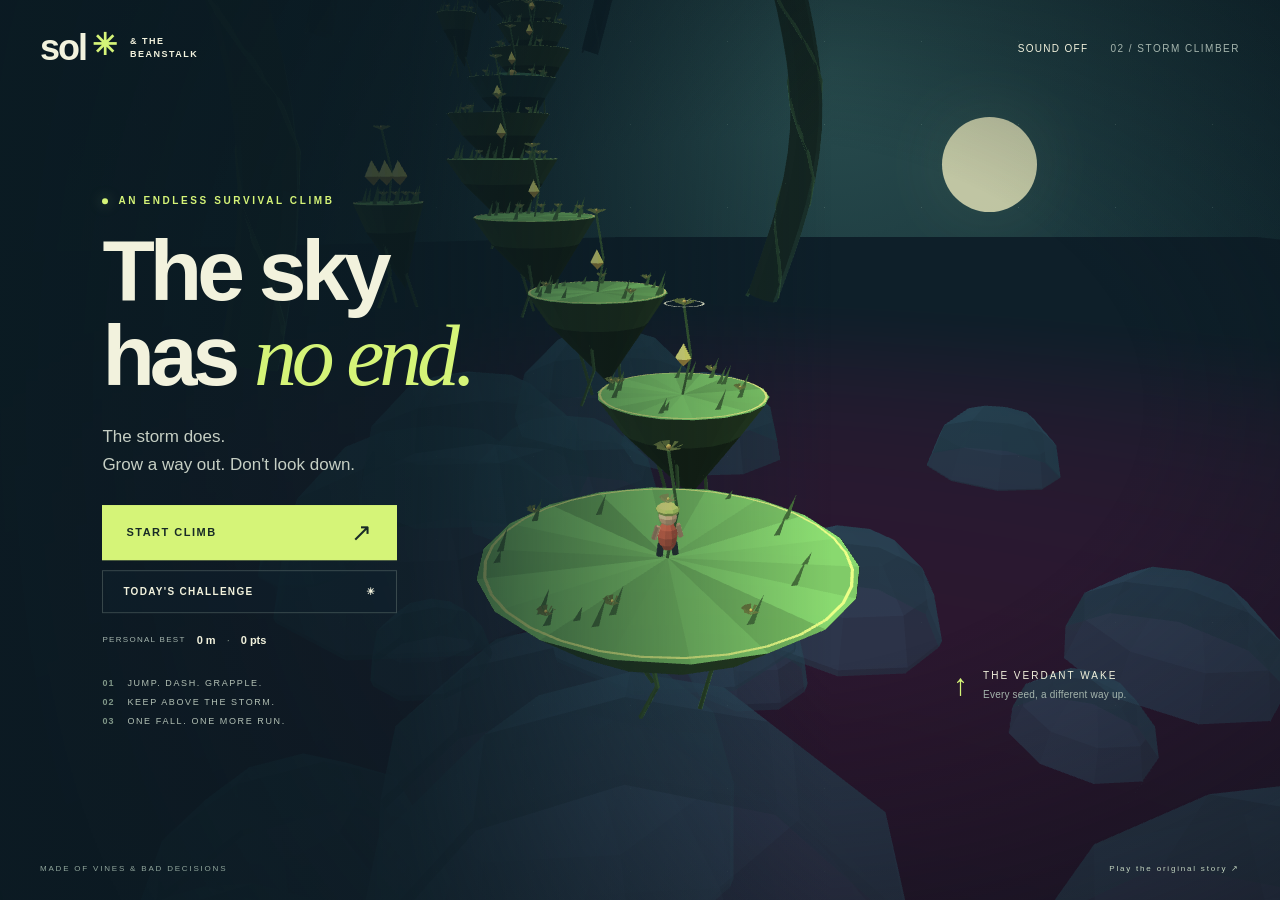
<file: index.html>
<!doctype html>
<html lang="en">
<head>
<meta charset="utf-8"><meta name="viewport" content="width=device-width,initial-scale=1,viewport-fit=cover">
<meta name="theme-color" content="#101e26"><meta name="description" content="An endless survival climb. Double jump, dash and shoot living vines above a rising storm. A free 3D browser game.">
<title>Sol & the Beanstalk · Storm Climber</title>
<link rel="icon" href="data:image/svg+xml,%3Csvg xmlns='http://www.w3.org/2000/svg' viewBox='0 0 50 50'%3E%3Ctext y='40' font-size='40'%3E🌱%3C/text%3E%3C/svg%3E">
<link rel="stylesheet" href="climb.css">
<script defer src="climb-core.js"></script><script defer src="climb-render.js"></script><script defer src="climb.js"></script>
</head>
<body>
<div id="sky" aria-hidden="true"><div class="moon"></div><div class="grain"></div></div>
<canvas id="world" aria-label="Endless floating gardens. Use WASD to move, Space to double jump, Shift to dash and E to grapple."></canvas>
<div id="vignette" aria-hidden="true"></div>
<header class="topbar"><a class="wordmark" href="./">sol<span>✳</span><small>& THE BEANSTALK</small></a><div class="top-actions"><button id="sound" aria-label="Toggle sound" aria-pressed="false">SOUND OFF</button><button id="pause" hidden>PAUSE <kbd>ESC</kbd></button><span class="edition">02 / STORM CLIMBER</span></div></header>
<main>
<section id="menu" class="screen menu">
<div class="hero"><p class="eyebrow"><span class="live-dot"></span> AN ENDLESS SURVIVAL CLIMB</p><h1>The sky<br>has <em>no end.</em></h1><p class="intro">The storm does.<br>Grow a way out. Don't look down.</p>
<div class="menu-actions"><button class="primary" id="start">START CLIMB <span>↗</span></button><button class="secondary" id="daily">TODAY'S CHALLENGE <span>☀</span></button></div>
<div class="best-line"><span>PERSONAL BEST</span><b id="menu-best">0 m</b><i>·</i><b id="menu-score">0 pts</b></div>
<div class="rules"><div><b>01</b><span>JUMP. DASH. GRAPPLE.</span></div><div><b>02</b><span>KEEP ABOVE THE STORM.</span></div><div><b>03</b><span>ONE FALL. ONE MORE RUN.</span></div></div>
</div>
<div class="scene-label"><span>↑</span><div>THE VERDANT WAKE<small>Every seed, a different way up.</small></div></div>
<footer class="menu-footer"><span>MADE OF VINES & BAD DECISIONS</span><a href="story.html">Play the original story ↗</a></footer>
</section>
<div id="hud" hidden>
<div class="height-panel"><p class="eyebrow" id="region">THE VERDANT WAKE</p><div class="height"><span id="height">0</span><small>m</small></div><div class="next-best" id="best-chase">A new sky. Set your first record.</div></div>
<div class="score-panel"><small>SCORE</small><strong id="score">00000</strong><span id="combo">BUILD A LANDING CHAIN</span><div class="combo-track"><i id="combo-fill"></i></div><div class="crystals">✧ <b id="gems">0</b> <span>CRYSTALS</span></div></div>
<div id="target-label" aria-hidden="true"><span class="target-cross">⌖</span><small>HOLD E · VINE</small></div>
<div class="storm-panel"><span id="storm-label">STORM BELOW</span><strong id="storm-gap">14 m</strong><div class="storm-track"><i id="storm-fill"></i></div></div>
<div id="tutorial" class="tutorial"><span id="tutorial-number">01</span><div><strong id="tutorial-title">MAKE THE FIRST LEAP</strong><p id="tutorial-text">W moves forward. Tap SPACE twice to double jump.</p></div></div>
<div class="ability-bar"><div><small>VINE CHARGE</small><div class="charge-track"><i id="charge-fill"></i></div></div><span id="jump-status">● ● <small>JUMPS</small></span><span id="dash-status">◆ <small>DASH</small></span></div>
<div class="desktop-controls"><span><kbd>WASD</kbd> MOVE</span><span><kbd>SPACE</kbd> DOUBLE JUMP</span><span><kbd>SHIFT</kbd> DASH</span><span><kbd>E / CLICK</kbd> HOLD VINE · RELEASE TO LAUNCH</span><span><kbd>R</kbd> RETRY</span></div>
</div>
<div id="toast" role="status" aria-live="polite"></div>
<section id="pause-screen" class="overlay" hidden><div class="panel"><p class="eyebrow">TAKE A BREATH</p><h2>The sky<br>can wait.</h2><p>The storm is paused.</p><button id="resume" class="primary">KEEP CLIMBING <span>↗</span></button><button id="pause-retry" class="secondary">RESTART THIS SEED</button><button id="pause-menu" class="text-button">BACK TO TITLE</button></div></section>
<section id="upgrade-screen" class="overlay" hidden><div class="upgrade-panel"><p class="eyebrow">A LITTLE HELP FROM THE GARDEN</p><h2>Grow into something.</h2><p>Choose one gift for this run. The storm waits.</p><div id="upgrade-options"></div></div></section>
<section id="death-screen" class="overlay" hidden><div class="panel death"><p class="eyebrow" id="death-label">THE STORM CAUGHT YOU</p><h2>Again.<br><em>A little higher.</em></h2><div class="result-grid"><div><strong id="result-height">0</strong><span>METRES</span></div><div><strong id="result-score">0</strong><span>POINTS</span></div><div><strong id="result-combo">0×</strong><span>BEST CHAIN</span></div></div><p id="death-tip">Release the vine above a platform, then land to refill it.</p><button id="retry" class="primary">ONE MORE CLIMB <span>↗</span></button><div class="result-actions"><button id="new-seed" class="secondary">NEW WORLD</button><button id="share" class="secondary">COPY CHALLENGE</button></div><button id="death-menu" class="text-button">BACK TO TITLE</button><p class="seed-line" id="seed-line"></p></div></section>
<section id="error-screen" class="overlay" hidden><div class="panel"><p class="eyebrow">THE GARDEN COULDN'T START</p><h2>A small snag.</h2><p id="error-message"></p><button onclick="location.reload()" class="primary">TRY AGAIN ↗</button></div></section>
<div id="touch-controls" hidden><div class="touch-pad"><button data-move="forward" aria-label="Move forward">↑</button><button data-move="left" aria-label="Move left">←</button><button data-move="back" aria-label="Move backward">↓</button><button data-move="right" aria-label="Move right">→</button></div><div class="touch-actions"><button id="touch-vine">HOLD<br>VINE</button><button id="touch-dash">DASH</button><button id="touch-jump">JUMP</button></div></div>
</main>
<noscript>This game needs JavaScript enabled.</noscript>
</body></html>
</file>
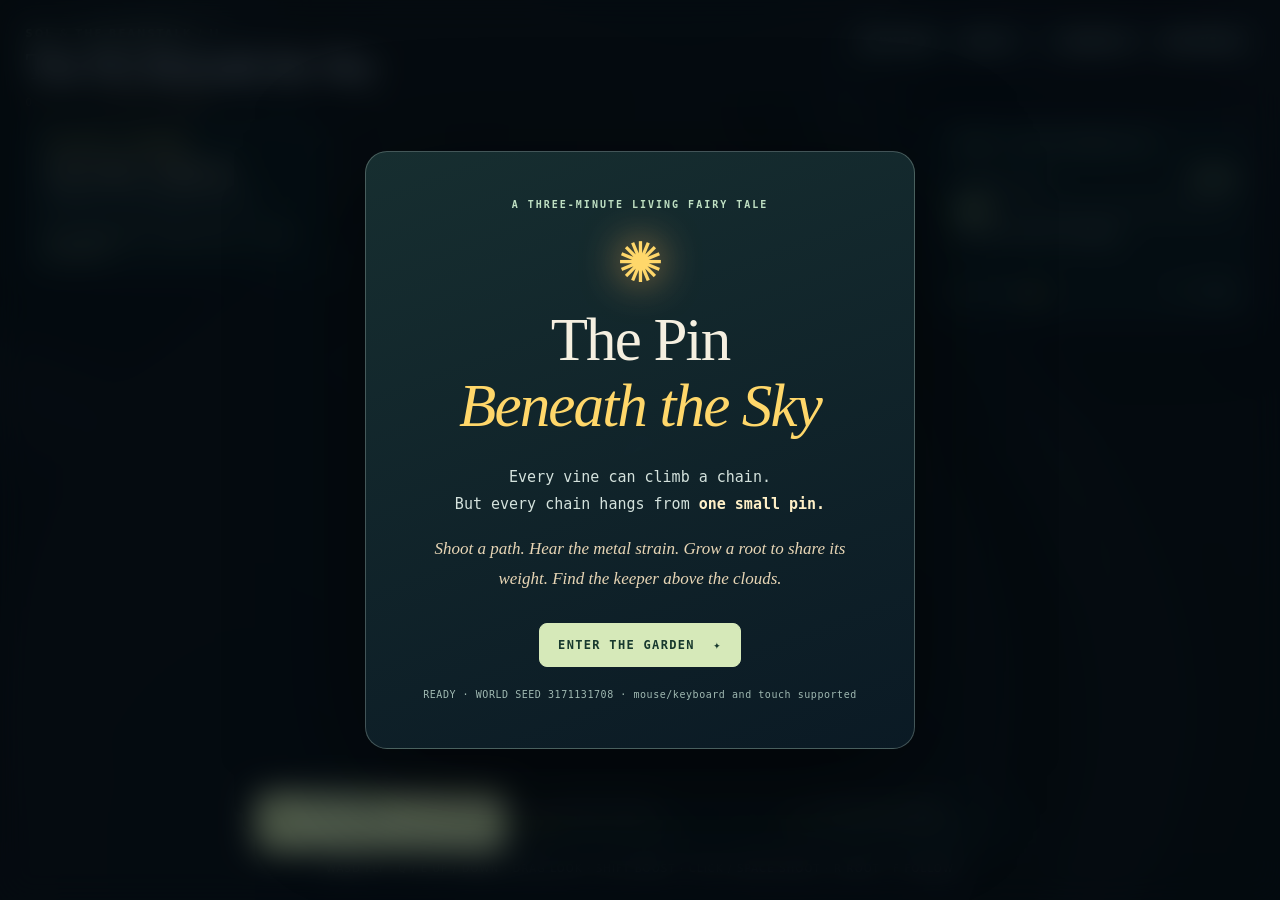
<file: story.html>
<!doctype html>
<meta charset="utf-8">
<meta name="viewport" content="width=device-width,initial-scale=1,maximum-scale=1,user-scalable=no">
<title>Sol and the Beanstalk 2 — The Pin Beneath the Sky</title>
<link rel="stylesheet" href="play.css">
<style>
  :root{
    --void:#04060b; --ink:#c9d4e0; --amber:#e8b13a; --amber-dim:#8a6d2c;
    --cyan:#54d2e2; --line:#1b2436; --dim:#67788d; --green:#4ec98f; --red:#e06060;
    --gold:#ffd76a;
  }
  *{box-sizing:border-box}
  html,body{margin:0;height:100%;background:var(--void);overflow:hidden;
    font-family:ui-monospace,"SF Mono",Menlo,Consolas,monospace;color:var(--ink)}
  #gl{position:fixed;inset:0;width:100%;height:100%;display:block;cursor:grab}
  #gl.drag{cursor:grabbing}
  .panel{position:fixed;background:rgba(6,9,16,.74);border:1px solid var(--line);
    backdrop-filter:blur(8px);-webkit-backdrop-filter:blur(8px)}
  #hud{top:14px;left:14px;padding:12px 14px;min-width:270px;font-size:11px;line-height:1.7}
  #hud .ttl{color:var(--amber);letter-spacing:.16em;font-size:10px;
    text-transform:uppercase;margin-bottom:8px;display:flex;justify-content:space-between;gap:18px}
  #hud .ttl b{color:var(--amber-dim);font-weight:400}
  #hud .row{display:flex;justify-content:space-between;color:#8494a8;gap:14px}
  #hud .row span{color:var(--ink)}
  #hud .row .k{color:var(--dim)}
  #hud .row .room{color:var(--cyan);letter-spacing:.08em}
  #hud .row .lvl{color:var(--gold);letter-spacing:.12em}
  #hud .row .keyok{color:var(--green)}
  #hud .row .keyno{color:var(--gold)}
  #resWrap{margin-top:6px}
  #resWrap label{display:flex;justify-content:space-between;color:var(--dim);font-size:10px;margin-bottom:3px}
  #resWrap label span{color:var(--gold)}
  #resBar{height:4px;background:var(--line);position:relative;overflow:hidden}
  #resFill{position:absolute;inset:0;width:0%;background:linear-gradient(90deg,#8a6d2c,var(--gold));
    transition:width .25s}
  .meter{margin-top:6px}
  .meter label{display:flex;justify-content:space-between;color:var(--dim);font-size:10px;margin-bottom:3px}
  .meter label span{color:#9be38c}
  .meter .bar{height:4px;background:var(--line);position:relative;overflow:hidden}
  .fillG{position:absolute;inset:0;width:0%;background:linear-gradient(90deg,#2f6a2a,#9be38c);transition:width .3s}
  .fillM{position:absolute;inset:0;width:0%;background:linear-gradient(90deg,#6a2f6a,#ff8ad8);transition:width .15s}
  #hud .note{margin-top:7px;border-top:1px solid var(--line);padding-top:6px;
    color:var(--dim);font-size:10px;line-height:1.6;max-width:300px}
  #ctl{bottom:14px;left:14px;padding:12px 14px;width:288px;font-size:11px}
  #ctl h2{margin:0 0 9px;font-size:10px;letter-spacing:.16em;text-transform:uppercase;
    color:var(--cyan);font-weight:600}
  .modes{display:flex;gap:6px;margin-bottom:11px}
  .modes button{flex:1}
  .field{margin:8px 0}
  .field label{display:flex;justify-content:space-between;color:#8494a8;margin-bottom:4px}
  .field label var{color:var(--ink);font-style:normal}
  input[type=range]{width:100%;height:2px;-webkit-appearance:none;appearance:none;
    background:var(--line);outline:none;margin:6px 0}
  input[type=range]::-webkit-slider-thumb{-webkit-appearance:none;width:12px;height:12px;
    border-radius:50%;background:var(--amber);cursor:pointer;border:2px solid var(--void)}
  input[type=range]::-moz-range-thumb{width:12px;height:12px;border-radius:50%;
    background:var(--amber);cursor:pointer;border:2px solid var(--void)}
  .btns{display:flex;gap:6px;margin-top:9px;flex-wrap:wrap}
  button{flex:1;min-width:56px;padding:7px 4px;background:transparent;color:var(--ink);
    border:1px solid var(--line);font:inherit;font-size:10px;letter-spacing:.05em;
    cursor:pointer;transition:.15s;text-transform:uppercase}
  button:hover{border-color:var(--amber-dim);color:var(--amber)}
  button.on{border-color:var(--cyan);color:var(--cyan)}
  button:focus-visible{outline:2px solid var(--cyan);outline-offset:2px}
  #stat{margin-top:7px;font-size:10px;color:var(--dim);min-height:13px;word-break:break-all}
  #help{bottom:14px;right:14px;padding:11px 13px;font-size:10.5px;line-height:1.85;
    color:#73859a;text-align:right}
  #help b{color:var(--amber)}
  #banner{position:fixed;top:38%;left:0;right:0;text-align:center;pointer-events:none;
    opacity:0;transition:opacity .5s;z-index:8}
  #banner .b1{font-size:22px;letter-spacing:.4em;color:var(--gold);text-transform:uppercase;
    text-shadow:0 0 24px rgba(255,215,106,.55)}
  #banner .b2{font-size:11px;color:var(--dim);margin-top:8px;letter-spacing:.14em}
  #banner.show{opacity:1}
  #boot{position:fixed;inset:0;display:flex;flex-direction:column;gap:10px;
    align-items:center;justify-content:center;background:rgba(4,6,11,.92);z-index:9;
    transition:opacity .8s;text-align:center;padding:20px}
  #boot.gone{opacity:0;pointer-events:none}
  #boot .big{font-size:15px;letter-spacing:.28em;color:var(--amber)}
  #boot .sub{font-size:11px;color:var(--dim);line-height:1.9;max-width:520px}
  #boot .sub em{color:var(--gold);font-style:normal}
  #bootStat{font-size:11px;color:var(--cyan);letter-spacing:.12em;min-height:14px}
  #boot.err .big{color:var(--red)}
  #boot.err .sub{color:#c99;word-break:break-all;text-align:left}
</style>

<canvas id="gl"></canvas>

<div id="game-hud">
  <header class="game-top">
    <div class="brand"><div class="eyebrow">SOL &amp; THE BEANSTALK / II</div><h1>The Pin Beneath the Sky</h1><div id="chapter">01 · THE FIRST THREAD</div></div>
    <div class="toolbar">
      <button id="b-daily">DAILY SEED</button><button id="b-photo">PHOTO <kbd>P</kbd></button>
      <button id="b-sound" aria-pressed="false">♫ SOUND OFF</button><button id="b-new">NEW WORLD</button>
    </div>
  </header>
  <aside id="brief" class="glass"><div class="eyebrow">THE NEXT CHAMBER</div><strong id="roomname"></strong><p id="roomstory"></p><div id="mission"></div></aside>
  <aside id="pin-status" class="glass" aria-live="polite">
    <div class="eyebrow">THERE IS ONE PIN ABOVE YOU</div><div class="pin-row"><span>SHARED LOAD</span><b id="pressure">12%</b></div>
    <div class="stress"><div id="stress-fill"></div></div><p id="pin-message">The first chain is quiet.</p>
    <div class="roots">ROOT PODS <b id="root-count">2</b><span>·</span><span id="grown">0 / 1 VINES</span></div>
  </aside>
  <div id="aim" aria-hidden="true">✧<small>SEEDS SEEK SUPPORT</small></div>
  <div id="notice" role="status" aria-live="polite"></div>
  <div id="bottom-actions">
    <button id="fire" class="action primary"><span class="sigil">✺</span><span><b>FIRE A VINE</b><small>Grows the moment it lands</small></span><kbd>SPACE</kbd></button>
    <button id="root" class="action"><span class="sigil">❉</span><span><b>ROOT THE PIN</b><small>Share the chain's burden</small></span><kbd>R</kbd></button>
    <button id="follow" class="action"><span class="sigil">↗</span><span><b>FOLLOW THE VINE</b><small>Launch into the next chamber</small></span><kbd>F</kbd></button>
  </div>
  <div class="foot">WASD FLY · Q / E UP / DOWN · DRAG LOOK · SHIFT BOOST · CLICK / SPACE SHOOT · R ROOT · F FOLLOW</div>
  <div id="touch-pad"><button data-key="KeyW">▲</button><button data-key="KeyA">◀</button><button data-key="KeyS">▼</button><button data-key="KeyD">▶</button><button data-key="KeyQ">DOWN</button><button data-key="KeyE">UP</button></div>
</div>
<div id="flash"></div>
<div id="intro" class="screen visible" role="dialog" aria-modal="true" aria-labelledby="intro-title"><div class="storyglass">
  <div class="eyebrow">A THREE-MINUTE LIVING FAIRY TALE</div><div class="crest">✺</div>
  <h2 id="intro-title">The Pin<br><em>Beneath the Sky</em></h2>
  <p>Every vine can climb a chain.<br>But every chain hangs from <strong>one small pin.</strong></p>
  <p class="whisper">Shoot a path. Hear the metal strain. Grow a root to share its weight. Find the keeper above the clouds.</p>
  <button id="begin" disabled>PREPARING CRYSTAL WORLD…</button>
  <div class="subtle" id="loader">Compiling the raymarched garden once. The first visit may take longer.</div>
</div></div>
<div id="ending" class="screen" hidden role="dialog" aria-modal="true" aria-labelledby="end-title"><div class="storyglass">
  <div class="eyebrow">THE GIANT DOES NOT FIGHT YOU</div><div class="crest">❉</div>
  <h2 id="end-title">Find what<br><em>carries the load.</em></h2>
  <p>He has held the old chain so long that metal has grown through his hands. He asks nothing of you—except what should happen next.</p>
  <div id="end-choices"><button id="choice-hold">❉ ROOT THE WORLD <small>Share the weight.</small></button><button id="choice-release">✧ RELEASE THE PIN <small>Let the sky change.</small></button></div>
  <p id="epilogue" hidden></p><button id="another" hidden>GROW ANOTHER SKY ↗</button>
  <div class="subtle" id="run-summary"></div>
</div></div>


<div id="boot">
  <div class="big">PSYCHEDELIC GARDEN</div>
  <div class="sub">the brain's chambers have been planted. every moon hangs on a chain,<br>
  and vines twine down the chains toward it, mirrored in every other moon.<br><br>
  somewhere in each level one moon pulses <em>gold</em>: the key. it is wrapped in a<br>
  cage of vine. the cage opens only when that room's garden has grown all the way down.<br>
  <em>the garden grows from motion</em>: move in front of your camera, or fly around the room.<br>
  open the cage, touch the key, and the red seal on the far gate dissolves.<br><br>
  the <em>resonance</em> meter runs hot as you near the key. click / drag to enter.<br>
  allow the camera: the walls are you, and your movement is the garden's light.<br><br>
  <em>first launch:</em> the GPU compiles the shader once, then caches it.</div>
  <div id="bootStat">waking up…</div>
</div>

<div id="banner"><div class="b1" id="bn1"></div><div class="b2" id="bn2"></div></div>

<div id="hud" class="panel">
  <div class="ttl">Psychedelic Garden <b id="fps">— fps</b></div>
  <div class="row"><span class="k">level</span><span class="lvl" id="lvlV">1</span></div>
  <div class="row"><span class="k">room in level</span><span id="progV">—</span></div>
  <div class="row"><span class="k">chamber</span><span class="room" id="roomV">—</span></div>
  <div class="row"><span class="k">index / shape</span><span id="roomI">—</span></div>
  <div class="row"><span class="k">mass · twist</span><span id="massV">—</span></div>
  <div class="row"><span class="k">key crystal</span><span id="keyV" class="keyno">not found</span></div>
  <div id="resWrap"><label>resonance <span id="resT">—</span></label>
    <div id="resBar"><div id="resFill"></div></div></div>
  <div id="grWrap" class="meter"><label>garden here <span id="grT">—</span></label>
    <div class="bar"><div id="grFill" class="fillG"></div></div></div>
  <div id="moWrap" class="meter"><label>your motion <span id="moT">—</span></label>
    <div class="bar"><div id="moFill" class="fillM"></div></div></div>
  <div class="row" style="margin-top:6px"><span class="k">mode</span><span id="modeV">Boundary</span></div>
  <div class="row"><span class="k">boundary</span><span id="src">—</span></div>
  <div class="row"><span class="k">music</span><span id="musV">—</span></div>
  <div class="row"><span class="k">position</span><span id="pos">—</span></div>
  <div class="note" id="modeNote">—</div>
</div>

<div id="ctl" class="panel">
  <h2>The garden</h2>
  <div class="modes">
    <button id="m0" class="on">Boundary</button>
    <button id="m1">Projection</button>
    <button id="m2">Cascade</button>
    <button id="m3">Glass</button>
  </div>
  <div class="field"><label>Mass gain <var id="m_l">1.0</var></label>
    <input id="m" type="range" min="0.2" max="2.2" step="0.05" value="1.0"></div>
  <div class="field"><label>Lensing <var id="g_l">1.0</var></label>
    <input id="g" type="range" min="0" max="3" step="0.05" value="1.0"></div>
  <div class="field"><label>Music volume <var id="v_l">0.5</var></label>
    <input id="v" type="range" min="0" max="1" step="0.05" value="0.5"></div>
  <div class="btns">
    <button id="bSave">Save</button>
    <button id="bLoad">Load</button>
    <button id="bCode">Save code</button>
  </div>
  <div class="btns">
    <button id="bMus" class="on">Music: on</button>
    <button id="bSrc">Test pattern</button>
  </div>
  <div class="btns">
    <button id="bSeed">New brain</button>
    <button id="bIdle" class="on">Idle spin: on</button>
  </div>
  <div id="stat"></div>
</div>

<div id="help" class="panel">
  <b>W A S D</b> move · <b>Q E</b> down/up<br>
  drag to look (inverted) · <b>shift</b> boost<br>
  gold pulse = the key, caged in vine<br>
  your motion grows the garden · red membrane = the seal
</div>

<video id="vid" style="display:none" playsinline muted></video>

<script src="core.js"></script>
<script src="fast-shader.js"></script>
<script>
'use strict';
/* Do not hype. Do not lie. Just show. */
const $=id=>document.getElementById(id);
const cvs=$('gl'), boot=$('boot');

/* any failure paints itself on the boot screen instead of dying silently */
function bootErr(t){
  if(window.dreamTick){clearInterval(window.dreamTick);window.dreamTick=null;}
  boot.classList.add('err');boot.classList.remove('gone');
  const message=String(t).slice(0,500);
  boot.innerHTML='<div class="big">The graphics could not start</div><div class="sub">'
    +message.replace(/[<>&]/g,c=>({'<':'&lt;','>':'&gt;','&':'&amp;'}[c]))+'</div>';
  // This intro is above the old boot element; display the error where the player can see it.
  const label=document.getElementById('loader'),btn=document.getElementById('begin');
  if(label)label.textContent='Graphics error: '+message;
  if(btn){
    btn.disabled=false;
    btn.textContent='TRY COMPATIBILITY GRAPHICS';
    btn.addEventListener('click',()=>{location.href=location.pathname+'?safe=1'+location.hash;},{once:true});
  }
}
window.onerror=(m,s,l,c,e)=>{bootErr((e&&e.stack)||m+' @ line '+l);};
window.addEventListener('unhandledrejection',e=>bootErr(e.reason));

let gl=cvs.getContext('webgl2',{antialias:false,powerPreference:'high-performance'});
if(!gl)gl=cvs.getContext('webgl2');
if(!gl){bootErr('No WebGL2 — this brain needs a WebGL2 browser.');throw new Error('no webgl2');}

const MAXW=15;          /* up to 5 moons x 3 live rooms */

const VERT=`#version 300 es
void main(){vec2 p=vec2((gl_VertexID<<1)&2,gl_VertexID&2);gl_Position=vec4(p*2.0-1.0,0.0,1.0);}`;

const FRAG=`#version 300 es
precision highp float;
out vec4 O;
uniform vec2 iRes;
uniform float iTime;
uniform vec3 camP,camR,camU,camF;
uniform int nWell,mode,keyWell;
/* loop bounds as UNIFORMS: the D3D/ANGLE compiler cannot know their value,
   so it cannot unroll the raymarch 180-wide (x26 for the glass chord) —
   it must compile each loop body ONCE. This is the first-launch fix. */
uniform int marchN,glassN,escN;
uniform vec4 wells[${MAXW}];     /* xyz pos · w size */
uniform vec3 wellCol[${MAXW}];
uniform vec4 wellPar[${MAXW}];   /* x spin-xz · y spin-xy · z room index · w free */
uniform vec3 roomPos[3];         /* prev · current · next */
uniform vec4 roomPar[3];         /* x size · y p-xz · z p-vert · w squash */
uniform vec4 roomMod[3];         /* x twist · y breath amp · z breath freq · w mass */
uniform vec4 roomShp[3];         /* x ripple amp · y lobes · z ring blend · w free */
uniform vec3 roomTintU[3];
uniform vec4 seal;               /* xyz pos · w radius (<0 = open) */
uniform float mGain,lensK;
uniform sampler2D camTex;
uniform vec4 vinePar[${MAXW}];   /* x ceiling y · y growth 0..1 · z phase · w hue */
uniform float cageOpen;          /* 0 = key caged in vine · 1 = cage withdrawn */
uniform float uStress,uBurst,uShock,uFov,uTheme,uSlowTime;
uniform vec3 uShotFrom,uShotTo;

/* ---------- primitives ---------- */
vec2 rot2(vec2 v,float a){float c=cos(a),s=sin(a);return vec2(c*v.x-s*v.y,s*v.x+c*v.y);}
float sdSeg(vec3 p,vec3 a,vec3 b){vec3 pa=p-a,ba=b-a;
  float h=clamp(dot(pa,ba)/dot(ba,ba),0.0,1.0);return length(pa-ba*h);}

/* ---------- THE ONE SHAPE — the Aeon Forge move applied to geometry.
   Shape is a PARAMETER VECTOR drawn from the hash, not a branch:
     px  cross-section exponent  (2 = circle -> 8 = square)
     pv  profile exponent        (2 = ball   -> 8 = prism)
     hy  squash ratio            (height / size)
     aa · an  angular ripple amp · lobes     (gears, stars)
     tw  torus blend             (0 = solid  -> 1 = ring)
   One branchless formula: compiles in a blink, and rooms MORPH
   continuously with depth instead of unlocking discrete shapes.
   Conservative distance: p-norms with p>=2 are 1-Lipschitz, mix of
   1-Lipschitz fields is 1-Lipschitz, ripple guarded by its own slope. */
float shapeSD(vec3 q,float s,float px,float pv,float hy,
              float aa,float an,float tw){
  float cx=pow(pow(abs(q.x)+1e-5,px)+pow(abs(q.z)+1e-5,px),1.0/px);
  float lp=pow(pow(cx,pv)+pow(abs(q.y/hy)+1e-5,pv),1.0/pv);
  float d=(lp-s)*min(hy,1.0);
  if(tw>0.001){
    float dR=length(vec2(length(q.xz)-s*0.72,q.y))-s*0.42;
    d=mix(d,dR,tw);
  }
  if(aa>0.001){
    float rr=length(q.xz);
    float w=clamp(rr/(0.35*s),0.0,1.0);  /* fade lobes near the axis:
                                            kills the 1/r slope blow-up */
    d-=s*aa*w*cos(an*atan(q.z,q.x+1e-6));
  }
  return d/(1.0+aa*(an+1.0)*2.9);        /* true slope bound of the faded ripple */
}
float roomSD(vec3 p,int r){
  vec3 q=p-roomPos[r];
  float tw=roomMod[r].x;
  if(abs(tw)>0.0005) q.xz=rot2(q.xz,q.y*tw);
  float d=shapeSD(q,roomPar[r].x,roomPar[r].y,roomPar[r].z,roomPar[r].w,
                  roomShp[r].x,roomShp[r].y,roomShp[r].z);
  float ra=roomMod[r].y;
  if(ra>0.001) d+=ra*sin(q.x*roomMod[r].z)*sin(q.y*roomMod[r].z)*sin(q.z*roomMod[r].z);
  return d/(1.0+abs(tw)*roomPar[r].x*0.6+ra*roomMod[r].z);   /* Lipschitz guard */
}
float worldSD(vec3 p){
  float d=min(roomSD(p,0),min(roomSD(p,1),roomSD(p,2)));
  d=min(d,sdSeg(p,roomPos[0],roomPos[1])-1.7);
  d=min(d,sdSeg(p,roomPos[1],roomPos[2])-1.7);
  return d;}
int nearestRoom(vec3 p){
  float d0=roomSD(p,0),d1=roomSD(p,1),d2=roomSD(p,2);
  return d0<d1?(d0<d2?0:2):(d1<d2?1:2);}
vec3 wallNormal(vec3 p){ /* inward-facing */
  const vec2 e=vec2(0.02,-0.02);
  return -normalize(
    e.xyy*worldSD(p+e.xyy)+e.yyx*worldSD(p+e.yyx)+
    e.yxy*worldSD(p+e.yxy)+e.xxx*worldSD(p+e.xxx));}

/* ---------- moons wear their room's shape — the SAME kernel,
   shrunk and rounded into optical glass. no tables, no branches. ---------- */
float moonSD(vec3 p,int k){
  vec3 q=p-wells[k].xyz;
  float s=wells[k].w;
  float bs=length(q)-s*2.2;
  if(bs>0.6) return bs;
  q.xz=rot2(q.xz,wellPar[k].x);
  q.xy=rot2(q.xy,wellPar[k].y);
  int ri=int(wellPar[k].z+0.5);
  return shapeSD(q,s*0.62,roomPar[ri].y,roomPar[ri].z,roomPar[ri].w,
                 roomShp[ri].x,roomShp[ri].y,roomShp[ri].z)-s*0.10;
}
vec3 moonNormal(vec3 p,int k){
  const vec2 e=vec2(0.012,-0.012);
  return normalize(
    e.xyy*moonSD(p+e.xyy,k)+e.yyx*moonSD(p+e.yyx,k)+
    e.yxy*moonSD(p+e.yxy,k)+e.xxx*moonSD(p+e.xxx,k));}

/* ---------- THE GARDEN: every moon hangs on a chain from the ceiling,
   and a vine twines down that chain toward it. All analytic: the chain is
   two interleaved link fields (repeat in y), the vine is a pair of helices
   around the chain axis (cylindrical distance, pitch-corrected), leaves are
   flattened ellipsoids hung on the helix at fixed height slots. Growth is
   one number per moon: how far down the chain the vine has reached. ---------- */
float sdLink(vec3 q){
  vec3 r=vec3(q.x,max(abs(q.y)-0.10,0.0),q.z);
  return length(vec2(length(r.xy)-0.17,r.z))-0.045;
}
float sdEll(vec3 q,vec3 r){
  float k0=length(q/r), k1=length(q/(r*r));
  return k0*(k0-1.0)/max(k1,1e-4);
}
float hash1(float n){return fract(sin(n*12.9898)*43758.5453);}
vec3 vineSD(vec3 p,int k){             /* x dist · y material · z leaf hue shift */
  vec3 c=wells[k].xyz; float s=wells[k].w;
  vec3 res=vec3(1e9,-1.0,0.0);
  if(k==keyWell){                      /* the cage: three meridian rings + equator */
    vec3 q=p-c; float Rc=s*1.32;
    float bc=length(q)-Rc-0.4;
    if(bc<0.6){
      float dcg=length(vec2(q.y,length(q.xz)-Rc))-0.07;
      for(int j=0;j<3;j++){
        float a=float(j)*1.0472+iTime*0.04;
        vec3 nr=vec3(cos(a),0.0,sin(a)); float h=dot(q,nr);
        dcg=min(dcg,length(vec2(h,length(q-nr*h)-Rc))-0.07);
      }
      float cut=mix(-Rc-0.3,Rc+0.3,cageOpen);   /* the cage withdraws upward */
      dcg=max(dcg,cut-q.y);
      res=vec3(dcg,1.0,0.0);
    } else res=vec3(bc,-1.0,0.0);
  }
  float y0=c.y+s*0.80, y1=vinePar[k].x;
  if(y1<=y0+0.2) return res;
  vec2 dxz=p.xz-c.xz; float rr=length(dxz);
  float yc=clamp(p.y,y0,y1);
  float bd=length(vec2(max(rr-0.75,0.0),p.y-yc));
  if(bd>0.5) return vec3(min(res.x,bd-0.25),res.yz);
  /* chain */
  const float per=0.62;
  float yl=p.y-y0;
  vec3 q1=vec3(dxz.x,mod(yl,per)-per*0.5,dxz.y);
  vec3 q2=vec3(dxz.y,mod(yl+per*0.5,per)-per*0.5,dxz.x);
  float dc=min(sdLink(q1),sdLink(q2));
  dc=max(dc,max(y0-p.y,p.y-y1));
  if(dc<res.x) res=vec3(dc,0.0,0.0);
  /* vine: two helices growing DOWN from the ceiling */
  float g=vinePar[k].y;
  if(g>0.002){
    float yTip=y1-g*(y1-y0+0.3);
    const float R=0.27, kk=3.2;
    float cosP=inversesqrt(1.0+kk*kk*R*R);
    float ang=atan(dxz.y,dxz.x);
    float ph=vinePar[k].z;
    for(int i=0;i<2;i++){
      float th=p.y*kk+ph+float(i)*3.14159;
      float da=mod(ang-th+3.14159,6.28318)-3.14159;
      float taper=clamp((p.y-yTip)/0.9,0.2,1.0);
      float d=length(vec2(rr-R,da*R*cosP))-0.058*taper;
      d=max(d,max(yTip-p.y,p.y-y1-0.05));
      if(d<res.x) res=vec3(d,1.0,0.0);
      /* the nearest leaf slot on this strand */
      const float ly=0.44;
      float off=float(i)*0.22;
      float slot=floor((p.y-off)/ly);
      float yj=(slot+0.5)*ly+off;
      if(yj>yTip+0.12 && yj<y1-0.1){
        float tj=yj*kk+ph+float(i)*3.14159;
        vec3 u=vec3(cos(tj),0.0,sin(tj)), w=vec3(-u.z,0.0,u.x);
        float hs=hash1(slot*7.31+float(k)*3.7+float(i)*1.3);
        float age=clamp((yj-yTip)/1.4,0.0,1.0);
        vec3 lc=vec3(c.x,yj,c.z)+u*(R+0.18);
        vec3 dl=p-lc;
        vec3 lq=vec3(dot(dl,u),dl.y-dot(dl,u)*0.38,dot(dl,w));
        if(hs>0.84){                     /* a bloom instead of a leaf */
          float fs=0.17*age;
          if(fs>0.01){ float df=sdEll(lq-vec3(0.05,0.0,0.0),vec3(fs,fs*0.7,fs));
            if(df<res.x) res=vec3(df,3.0,hs); }
        } else {
          float lz=0.23*age*(0.8+0.4*hs);
          if(lz>0.01){ float dlf=sdEll(lq,vec3(lz,0.028,lz*0.55));
            if(dlf<res.x) res=vec3(dlf,2.0,hs); }
        }
      }
    }
  }
  return res;
}
vec4 vinesAll(vec3 p){                 /* x dist · y material · z hue · w well */
  vec4 best=vec4(1e9,-1.0,0.0,-1.0);
  for(int k=0;k<nWell;k++){
    vec3 v=vineSD(p,k);
    if(v.x<best.x) best=vec4(v,float(k));
  }
  return best;
}
float vineOnly(vec3 p,int k){return vineSD(p,k).x;}
vec3 vineNormal(vec3 p,int k){
  const vec2 e=vec2(0.006,-0.006);
  return normalize(
    e.xyy*vineOnly(p+e.xyy,k)+e.yyx*vineOnly(p+e.yyx,k)+
    e.yxy*vineOnly(p+e.yxy,k)+e.xxx*vineOnly(p+e.xxx,k));}
vec3 pal(float t){return 0.5+0.5*cos(6.28318*(t+vec3(0.0,0.33,0.67)));}
vec3 iqPalette(float t){return vec3(.54,.51,.57)+vec3(.43,.39,.34)*cos(6.28318*(vec3(.90,1.01,1.07)*t+vec3(.03,.30,.61)+uTheme));}

/* ---------- boundary images ---------- */
vec3 eqSample(vec3 n){
  float u=0.5+atan(n.z,n.x)*0.159155;
  float v=0.5-asin(clamp(n.y,-1.0,1.0))*0.318310;
  return texture(camTex,vec2(1.0-u,v)).rgb;}
vec3 wallImg(vec3 p){
  int r=nearestRoom(p);
  vec3 base=eqSample(normalize(p-roomPos[r]))*roomTintU[r];
  vec3 q=p*.68,cell=floor(q),local=fract(q)-.5;
  float marker=fract(sin(dot(cell,vec3(17.3,53.4,91.7)))*43758.55);
  float vein=.5+.5*sin(p.x*1.43+sin(p.y*1.22)+p.z*.75);
  float seam=pow(1.0-clamp(min(min(abs(local.x),abs(local.y)),abs(local.z))*2.0,0.0,1.0),8.0);
  return mix(base,iqPalette(vein*.65+marker*.27+p.y*.02),.52)+seam*iqPalette(marker)*.06;
}

void main(){
  vec2 uv0=(gl_FragCoord.xy-0.5*iRes)/iRes.y;
  uv0+=uShock*.010*vec2(sin(iTime*63.0),cos(iTime*71.0));
  vec3 x=camP;
  vec3 rd=normalize(uv0.x*camR+uv0.y*camU+(1.50-uFov*.20)*camF);
  vec3 glow=vec3(0.0), tint=vec3(1.0), accum=vec3(0.0), col=vec3(0.0);
  float trav=0.0, stp=0.05;
  int bnc=0; bool done=false;
  const int MAXB=12;
  /* the amber thread lives only in the corridors, not in the rooms */
  vec3 gA0=mix(roomPos[0],roomPos[1],0.28), gB0=mix(roomPos[0],roomPos[1],0.72);
  vec3 gA1=mix(roomPos[1],roomPos[2],0.28), gB1=mix(roomPos[1],roomPos[2],0.72);

  for(int i=0;i<marchN;i++){
    /* lensing: deflection per path length, dtheta ~ gradPhi * ds */
    if(lensK>0.001){
      vec3 pull=vec3(0.0);
      for(int k=0;k<nWell;k++){
        vec3 dv=wells[k].xyz-x; float r2=dot(dv,dv)+0.4;
        pull+=dv*inversesqrt(r2)*(wells[k].w*mGain/r2); }
      rd=normalize(rd+pull*stp*0.055*lensK);
    }
    float dm=1e9; int hb=-1;
    for(int k=0;k<nWell;k++){
      float sd=moonSD(x,k);
      float r=length(x-wells[k].xyz);
      float e=wells[k].w*mGain/(r+1.0);
      glow+=wellCol[k]*e*e*0.03*stp;
      if(k==keyWell)                       /* the key crystal breathes gold */
        glow+=vec3(1.0,0.80,0.30)*e*e*(0.05+0.045*sin(iTime*4.0))*stp;
      if(sd<dm){dm=sd;hb=k;} }
    float dw=-worldSD(x);
    if(uBurst<.99){
      float ds=sdSeg(x,uShotFrom,uShotTo);
      float front=clamp(1.0-uBurst,0.0,1.0);
      glow+=iqPalette(iTime*.12+uTheme)*(.025*stp/(ds*ds+.018))*front;
      float bp=length(x-uShotTo);
      glow+=vec3(.95,.84,.40)*(.016*stp/(bp*bp+.15))*front;
    }
    vec4 vg=vinesAll(x);
    if(vg.y>2.5){                        /* blooms breathe light into the room */
      glow+=pal(vg.z+iTime*0.05)*vec3(1.0,0.55,0.9)*(0.006*stp/(vg.x*vg.x+0.05));
    }
    if(vg.x<0.012 && vg.y>-0.5){
      int kv=int(vg.w+0.5);
      vec3 n=vineNormal(x,kv);
      if(dot(n,rd)>0.0) n=-n;
      vec3 base;
      float m=vg.y;
      if(m<0.5){                          /* chain: rusted iron that catches the walls */
        base=mix(vec3(.32,.24,.13),vec3(1.00,.12,.09),smoothstep(.52,.90,uStress)*.92)+eqSample(reflect(rd,n))*.13;
      } else if(m<1.5){                   /* stem */
        base=mix(vec3(0.22,0.46,0.16),vec3(0.42,0.36,0.20),0.35)*(0.85+0.3*pal(vinePar[kv].w+x.y*0.04).g);
      } else if(m<2.5){                   /* leaf: green drifting through the spectrum */
        vec3 ps=pal(vinePar[kv].w+vg.z*0.3+x.y*0.06+iTime*0.025);
        base=mix(vec3(0.16,0.55,0.20),ps,0.42);
      } else {                            /* bloom */
        base=iqPalette(vg.z+iTime*0.05)*vec3(1.0,0.70,0.95)+0.35;
      }
      float L=0.12; vec3 lc=vec3(0.0);
      for(int k=0;k<nWell;k++){
        vec3 dv=wells[k].xyz-x; float dd=length(dv);
        float e=wells[k].w*mGain/(dd*0.35+1.0);
        lc+=wellCol[k]*max(dot(n,dv/dd),0.0)*e*0.55;
        L+=e*0.06;
      }
      vec3 face=eqSample(n)*0.18;         /* the boundary (you) dappled on the leaves */
      float rim=pow(1.0-max(dot(-rd,n),0.0),3.0);
      vec3 cv=base*(L+lc)+face*base*1.4+rim*pal(vinePar[kv].w+iTime*0.03)*0.35;
      if(m>2.5) cv+=base*0.9;
      float fog=exp(-trav*0.010);
      col=cv*tint*fog; done=true; break;
    }
    {
      float dg=min(sdSeg(x,gA0,gB0),sdSeg(x,gA1,gB1));
      glow+=vec3(0.91,0.69,0.23)*(0.010*stp/(dg*dg+0.15))*smoothstep(4.0,1.0,dg);
    }
    float dsl=1e9;
    if(seal.w>0.0){
      dsl=length(x-seal.xyz)-seal.w;
      glow+=vec3(0.95,0.22,0.18)*(0.012*stp/(dsl*dsl+0.22))*smoothstep(6.0,1.5,dsl);
      if(dsl<0.04){                        /* the red membrane: sealed exit */
        float pl=0.5+0.5*sin(iTime*3.0+x.y*2.2+x.x*1.3);
        col=(vec3(0.72,0.10,0.09)+vec3(0.35,0.06,0.05)*pl)*tint;
        done=true; break;
      }
    }

    if(dm<0.03 && hb>=0){
      vec3 n=moonNormal(x,hb);
      /* THE OPTICAL HACK: decouple shape from optics.
         Flat faces have a constant n — eqSample(n) smears ONE webcam pixel
         across the whole face, and refract(rd,n) acts like a window pane.
         'radial' is the crystal-ball normal the shape WOULD have if it were
         a sphere; texture wraps with it, and light bends through a blend of
         the two, so a sharp cube refracts like a lens. The SDF march below
         is untouched: silhouettes stay crisp, the ray still flies on. */
      vec3 radial=normalize(x-wells[hb].xyz);
      vec3 opticN=normalize(mix(n,radial,0.75));
      if(dot(-rd,opticN)<=0.0) opticN=n;                     /* silhouette guard: never face away from the ray */
      float F=0.04+0.96*pow(1.0-max(dot(-rd,opticN),0.0),5.0); /* Schlick, glass F0 */
      if(mode==1){                     /* PROJECTION: moons carry the image (opaque) */
        float L=0.0; for(int k=0;k<nWell;k++){
          L+=wells[k].w*mGain/(length(x-wells[k].xyz)+1.0);}
        col=tint*eqSample(radial)*(0.55+0.7*min(L,1.4)); done=true; break;
      }
      if(mode==2){
        /* CASCADE: the inspiration.html magic, verbatim in spirit.
           The ray NEVER enters the crystal. It deposits a translucent
           layer of the boundary image (hologram accumulation), then
           bounces off the sphere-blended normal and keeps flying —
           moon to wall to moon. Recursion is capped at 4 like the
           original: it LOOKS endless because the lensing fisheye
           compounds every bounce. Cheap, so it can never TDR. */
        accum+=tint*eqSample(radial)*0.5;
        rd=reflect(rd,opticN);
        tint*=0.62; bnc++;
        if(bnc>4){col=accum;done=true;break;}
        for(int j=0;j<escN;j++){ if(moonSD(x,hb)>0.05)break; x+=n*0.05; }
        x+=rd*0.04; trav+=0.08; stp=0.05; continue;
      }
      if(mode==0){
        /* BOUNDARY: the rajapinta_box move — moons are curved mirrors.
           gravity already bent the ray on the way in; the surface just
           reflects the boundary. your face drags where the moon passes. */
        rd=reflect(rd,opticN);
        tint*=0.82; bnc++;
        if(bnc>4){col=vec3(0.0);done=true;break;}
        for(int j=0;j<escN;j++){ if(moonSD(x,hb)>0.05)break; x+=n*0.05; }
        x+=rd*0.04; trav+=0.08; stp=0.05; continue;
      }
      /* GLASS (mode 3): heavy optical crystal — the one bulk-transport
         mode, kept as the honest-physics exhibit. Snell in, marched
         chord, Beer-Lambert tint, Snell out. Affordable ONLY because
         Glass rays terminate at the first (image) wall; in the
         mirror-wall modes this march is what caused the TDR. */
      glow+=tint*eqSample(reflect(rd,opticN))*F*0.55;        /* mirror glint, Fresnel-weighted */
      bnc++; if(bnc>MAXB){col=vec3(0.0);done=true;break;}
      const float IOR=1.45;
      vec3 d=refract(rd,opticN,1.0/IOR);
      if(dot(d,d)<1e-4) d=reflect(rd,opticN);                /* entry-grazing guard */
      x-=n*0.04;                                             /* step inside the glass */
      float chord=0.0;
      for(int j=0;j<glassN;j++){
        float sd=moonSD(x,hb);
        if(sd>-0.006){                                       /* reached the far surface */
          vec3 ne=moonNormal(x,hb);
          /* same optical hack on the way out: the far side of a flat pane
             must also curve like the back of a lens, or the compression
             cancels and the world-in-a-world never forms */
          vec3 radE=normalize(x-wells[hb].xyz);
          vec3 opticNE=normalize(mix(ne,radE,0.75));
          if(dot(d,opticNE)<=0.0) opticNE=ne;                /* exit guard: normal must face along the ray */
          vec3 ro=refract(d,-opticNE,IOR);
          if(dot(ro,ro)<1e-4){ d=reflect(d,-opticNE); x+=d*0.03; chord+=0.03; continue; } /* TIR: bounce inside */
          d=ro; break;                                       /* refract out */
        }
        float st=max(-sd*0.8,0.025);
        x+=d*st; chord+=st;
      }
      /* Beer-Lambert: the crystal's colour tints what passes through, by chord length */
      tint*=exp(-(vec3(1.0)-wellCol[hb])*chord*0.35)*0.96;
      rd=d;
      vec3 ne2=moonNormal(x,hb);
      for(int j=0;j<escN;j++){ if(moonSD(x,hb)>0.05)break; x+=ne2*0.05; }
      x+=rd*0.04; trav+=chord+0.08; stp=0.05; continue;
    }
    if(dw<0.03){
      if(mode==0||mode==3){            /* BOUNDARY & GLASS: walls are the image */
        vec3 wc=wallImg(x);
        float L=0.0; for(int k=0;k<nWell;k++){
          L+=wells[k].w*mGain/(length(x-wells[k].xyz)+1.0);}
        float fog=exp(-trav*0.010);
        col=wc*tint*(0.30+1.1*min(L,1.6))*fog; done=true; break;
      } else {                         /* PROJECTION / CASCADE: walls mirror */
        vec3 n=wallNormal(x);
        rd=reflect(rd,n); tint*=0.85; bnc++;
        if(bnc>4){ col=(mode==2)?accum:vec3(0.0); done=true; break; } /* inspiration's maxBnc=4 */
        for(int j=0;j<escN;j++){ if(-worldSD(x)>0.05)break; x+=n*0.05; }
        x+=rd*0.04; stp=0.05; continue;
      }
    }
    stp=clamp(min(min(dm,dw),min(dsl,vg.x))*0.9,(vg.x<0.4?0.008:0.03),3.0);
    x+=rd*stp; trav+=stp;
    if(trav>260.0)break;
  }
  if(!done) col=(mode==2)?accum:vec3(0.0);
  col+=glow;
  col+=uShock*vec3(.62,.055,.03)*.25;
  col=mix(col,iqPalette(trav*.009+iTime*.012),.07);
  col=col/(col+1.0);
  col=pow(col,vec3(0.4545));
  float vig=1.0-0.35*dot(uv0,uv0);
  O=vec4(col*vig,1.0);
}`;

/* Fast geometry-independent shader ONLY for the CI browser control test.
   Normal users always get FRAG above. It is not a screenshot substitute. */
const FRAG_CI=`#version 300 es
precision highp float;
out vec4 O;
uniform vec2 iRes;
uniform float iTime;
uniform float uStress;
void main(){
 vec2 p=(gl_FragCoord.xy-.5*iRes)/iRes.y;
 float y=sin(p.x*6.0+iTime*.18)*.05;
 O=vec4(.11+.08*p.y,.22+y,.30+.08*min(1.,uStress),1.);
}`;

/* ---------------- boundary texture (webcam + fallback) ---------------- */
const vid=$('vid');
let camOK=false, useCam=false;
const camTex=gl.createTexture();
gl.activeTexture(gl.TEXTURE0);
gl.bindTexture(gl.TEXTURE_2D,camTex);
gl.texParameteri(gl.TEXTURE_2D,gl.TEXTURE_MIN_FILTER,gl.LINEAR);
gl.texParameteri(gl.TEXTURE_2D,gl.TEXTURE_MAG_FILTER,gl.LINEAR);
gl.texParameteri(gl.TEXTURE_2D,gl.TEXTURE_WRAP_S,gl.REPEAT);
gl.texParameteri(gl.TEXTURE_2D,gl.TEXTURE_WRAP_T,gl.CLAMP_TO_EDGE);

/* Generated light texture only: this game does not request webcam access. */
useCam=false;setSrcLabel();

const pat=document.createElement('canvas');pat.width=256;pat.height=256;
const pctx=pat.getContext('2d');
function drawPattern(t){
  const g=pctx.createLinearGradient(0,0,0,256);
  g.addColorStop(0,'#2a3550');g.addColorStop(1,'#6a4a70');
  pctx.fillStyle=g;pctx.fillRect(0,0,256,256);
  const cx=128+64*Math.cos(0.6*t),cy=128+48*Math.sin(0.9*t);
  for(let s=0;s<24;s++){
    pctx.fillStyle=s%2?'#d8c890':'#705838';
    pctx.beginPath();pctx.arc(cx,cy,46-s*1.9,0,7);pctx.fill();
  }
  pctx.fillStyle='#101018';pctx.fillRect(176,56,40,40);
  pctx.fillStyle='#c9d4e0';pctx.font='14px monospace';
  pctx.fillText('no camera — pattern',56,240);
}
/* motion energy from the webcam: mean absolute frame difference on a tiny copy */
const mcv=document.createElement('canvas'); mcv.width=64; mcv.height=48;
const mctx=mcv.getContext('2d',{willReadFrequently:true});
let prevFrame=null, mFrame=0;
function sampleMotion(){
  if(!(useCam&&camOK&&vid.readyState>=2)){ motion*=0.95; return; }
  if((mFrame++)%3) return;
  mctx.drawImage(vid,0,0,64,48);
  const d=mctx.getImageData(0,0,64,48).data;
  if(prevFrame){
    let s=0; for(let i=0;i<d.length;i+=8){ s+=Math.abs(d[i]-prevFrame[i])+Math.abs(d[i+1]-prevFrame[i+1]); }
    const m=Math.min(1, s/(d.length/8)/2/255*14);
    motion+=(m-motion)*0.35;
  }
  prevFrame=d;
}
function setSrcLabel(){
  $('src').textContent=useCam&&camOK?'webcam live':'test pattern';
  $('bSrc').textContent=useCam?'Test pattern':'Use camera';
}
function uploadBoundary(t){
  gl.activeTexture(gl.TEXTURE0);
  gl.bindTexture(gl.TEXTURE_2D,camTex);
  gl.pixelStorei(gl.UNPACK_FLIP_Y_WEBGL,true);
  if(useCam&&camOK&&vid.readyState>=2){
    gl.texImage2D(gl.TEXTURE_2D,0,gl.RGBA,gl.RGBA,gl.UNSIGNED_BYTE,vid);
  }else{
    drawPattern(t);
    gl.texImage2D(gl.TEXTURE_2D,0,gl.RGBA,gl.RGBA,gl.UNSIGNED_BYTE,pat);
  }
  gl.pixelStorei(gl.UNPACK_FLIP_Y_WEBGL,false);
}

/* =====================================================================
   THE PROCEDURAL BRAIN — now with LEVELS
   Every chamber is a pure function of (SEED, index). Nothing is stored.
   Level L is a run of depth(L) rooms. One room hides the KEY CRYSTAL
   (moon 0, gold, pulsing). The far gate of the level is SEALED until
   the key is touched. Room mass, twist, ripple and the shape pool all
   deepen with the level. Save = 6 numbers. Everything else is hash.
   ===================================================================== */
const seedArg=(location.hash.match(/seed=([0-9]+)/)||[])[1];
let SEED=seedArg?(Number(seedArg)>>>0):SkyCore.dailySeed(new Date());
if(!seedArg)history.replaceState(null,"",location.pathname+location.search+"#seed="+SEED);
let runState=SkyCore.create(SEED),frameDt=1/60,shotAge=1,shotFrom=[0,0,0],shotTo=[0,0,0],fxShock=0,flyKick=0,travel=null,shaderReady=false;
try{runState=SkyCore.restore(SEED,JSON.parse(localStorage.getItem("bean-v2-"+SEED)||"null"));}catch(e){}
function saveRun(){try{localStorage.setItem("bean-v2-"+SEED,JSON.stringify(runState));}catch(e){}}

function rng(i,salt){
  let t=(SEED ^ Math.imul(i|0,2654435761) ^ Math.imul(salt|0,40503))>>>0;
  t=Math.imul(t^(t>>>15),t|1);
  t^=t+Math.imul(t^(t>>>7),t|61);
  return ((t^(t>>>14))>>>0)/4294967296;
}
/* shape is continuous now — names are nearest archetypes, for the HUD */
function shapeName(d){
  if(d.tw>0.30)return 'RING';
  if(d.aa>0.05)return (d.an>=8?'GEAR-':'STAR-')+d.an;
  const bx=d.px>4.5, pr=d.pv>4.5;
  if(bx&&pr)return 'CUBE';
  if(!bx&&pr)return 'CYLINDER';
  if(bx&&!pr)return 'CUSHION';
  if(d.hy<0.62)return 'DOME';
  return 'ORB';
}
const SYL=['KA','RA','JA','PIN','TA','VUO','LU','MI','SA','TÄH','TI','KI','VI','HEL','ME','NU','SO','LO'];

/* ------- level geometry: depth(L) rooms per level, cumulative starts ------- */
function depthOf(L){return 4;}          /* L1: 4 rooms … caps at 10 */
function levelStartOf(L){let s=0;for(let k=1;k<L;k++)s+=depthOf(k);return s;}
function levelOfRoom(i){
  if(i<0)return 1;                                     /* the ante-brain: level 1 rules */
  let L=1,s=0;
  while(s+depthOf(L)<=i){s+=depthOf(L);L++;}
  return L;
}
function rngL(L,salt){return rng(0x5EED+Math.imul(L,131),7000+salt);}
function keyRoomOf(L){const d=depthOf(L);
  return levelStartOf(L)+1+Math.floor(rngL(L,1)*(d-1));}
function exitRoomOf(L){return levelStartOf(L)+depthOf(L)-1;}
function nMoonsOf(L){return 3;}

function roomDef(i){
  const L=levelOfRoom(i);
  /* the Aeon Forge move: depth widens the PARAMETER RANGES of one kernel —
     rooms morph continuously with the descent instead of unlocking shapes */
  const spread=Math.min(1.2+L*0.8,6.0);
  const px=2.0+rng(i,1)*spread;                     /* 2 circle -> 8 square */
  const pv=2.0+rng(i,4)*spread;                     /* 2 ball   -> 8 prism  */
  const size=7.0+rng(i,2)*4.0+Math.min(L*0.15,3.0);
  const height=4.5+rng(i,3)*2.5;
  const hy=Math.min(Math.max(height/size,0.45),1.0);
  const an=4+Math.floor(rng(i,13)*9);               /* 4..12 lobes */
  let aa=rng(i,12)*rng(i,12)*Math.min(0.025+L*0.016,0.12); /* lobes amp */
  aa=Math.min(aa,0.5/an);                           /* slope budget: aa*an <= 0.5 */
  let tw=L>=4?Math.pow(rng(i,14),1.5)*Math.min((L-3)*0.10,0.55):0.0; /* ring blend */
  const hue=rng(i,5);
  const turn=(rng(i,6)-0.5)*2.4;                    /* gate heading vs. entry */
  let twist=(rng(i,8)-0.5)*2.0*Math.min(0.015+L*0.011,0.13);
  let ripA=(0.07+Math.min(L*.03,.25))*rng(i,9);
  const ripF=0.5+rng(i,10)*1.2;
  /* GUARANTEE the room centre is deep interior (transition fires at -1.0).
     Pure function of the drawn values, so still deterministic per (SEED,i).
     Lobes are zero at the axis (faded), so they don't enter the formula. */
  const cDepth=()=>((-(size*hy)*(1-tw)+size*0.30*tw)
        /(1.0+aa*(an+1.0)*2.9)
        /(1.0+Math.abs(twist)*size*0.6+ripA*ripF));
  for(let g=0;g<10 && cDepth()>-1.3;g++){
    tw*=0.7; aa*=0.7;
    if(g>2){twist*=0.75; ripA*=0.75;}
  }
  const massK=Math.min(0.7+rng(i,11)*0.9+L*0.04,2.8);
  let name='';const nc=2+Math.floor(rng(i,7)*2);
  for(let k=0;k<nc;k++)name+=SYL[Math.floor(rng(i,20+k)*SYL.length)];
  const tint=[0.86+0.14*Math.cos(6.283*hue),
              0.86+0.14*Math.cos(6.283*(hue+0.33)),
              0.86+0.14*Math.cos(6.283*(hue+0.66))];
  return {px,pv,hy,aa,an,tw,size,height,hue,turn,name,tint,twist,ripA,ripF,massK,level:L};
}
function moonDef(i,m){ /* moon m of room i — re-dreamed identically every visit */
  const s=100+m*13;
  const mass=-Math.log(1e-6+rng(i,s+1));
  return {mass,
    fx:0.05+rng(i,s+2)*0.20, fy:0.05+rng(i,s+3)*0.20, fz:0.05+rng(i,s+4)*0.20,
    px:rng(i,s+5)*6.283, py:rng(i,s+6)*6.283, pz:rng(i,s+7)*6.283,
    ax:0.28+rng(i,s+8)*0.22, ay:0.25+rng(i,s+9)*0.22, az:0.28+rng(i,s+10)*0.22,
    ra:(rng(i,s+11)-0.5)*1.2, rb:(rng(i,s+12)-0.5)*1.2,
    pa:rng(i,s+13)*6.283, pb:rng(i,s+14)*6.283,
    hue:rng(i,s+15)};
}

/* ------- game state ------- */
let LEVEL=1, keyFound=true, maxReached=1;
let CI=runState.room, dirIn=[Math.sin(rng(0,99)*6.283),Math.cos(rng(0,99)*6.283)];
let R={};      /* the three live rooms: def, center, index */
function rotXZ(v,a){const c=Math.cos(a),s=Math.sin(a);return [c*v[0]-s*v[1],s*v[0]+c*v[1]];}
function computeDirIn(N){    /* dirIn is a pure function of SEED and N */
  let d=[Math.sin(rng(0,99)*6.283),Math.cos(rng(0,99)*6.283)];
  if(N>0){for(let j=0;j<N;j++)d=rotXZ(d,roomDef(j).turn);}
  else if(N<0){for(let j=-1;j>=N;j--)d=rotXZ(d,-roomDef(j).turn);}
  return d;
}
function rebuildChain(){
  const dPrev=roomDef(CI-1), dCur=roomDef(CI), dNext=roomDef(CI+1);
  const dirOut=rotXZ(dirIn,dCur.turn);
  const Dn=dCur.size+dNext.size+12.0, Dp=dPrev.size+dCur.size+12.0;
  R={
    idx:[CI-1,CI,CI+1],
    def:[dPrev,dCur,dNext],
    pos:[[-dirIn[0]*Dp,0,-dirIn[1]*Dp],[0,0,0],[dirOut[0]*Dn,0,dirOut[1]*Dn]],
    dirOut
  };
  $('roomV').textContent=dCur.name;
  $('roomI').textContent='#'+CI+' · '+shapeName(dCur)
    +' · p'+dCur.px.toFixed(1)+'/'+dCur.pv.toFixed(1)
    +(dCur.tw>0.01?' · ring '+dCur.tw.toFixed(2):'');
  $('massV').textContent=dCur.massK.toFixed(2)+' · '+(dCur.twist>=0?'+':'')+dCur.twist.toFixed(3);
  updateLevelHud();
}
function banner(a,b){
  $('bn1').textContent=a;$('bn2').textContent=b||'';
  const el=$('banner');el.classList.add('show');
  clearTimeout(banner.t);banner.t=setTimeout(()=>el.classList.remove('show'),2600);
}
function updateLevelHud(){
  $('lvlV').textContent=LEVEL;
  const rIn=CI-levelStartOf(LEVEL);
  $('progV').textContent=(CI<0?'—':(rIn+1)+' / '+depthOf(LEVEL));
  $('keyV').textContent=keyFound?'found — seal open':'not found';
  $('keyV').className=keyFound?'keyok':'keyno';
}
function onRoomChanged(){
  const newL=levelOfRoom(CI);
  if(newL>LEVEL){
    LEVEL=newL;
    keyFound=(LEVEL+1<=maxReached);           /* re-visiting a beaten level? seal stays open */
    if(LEVEL>maxReached){maxReached=LEVEL;keyFound=false;
      banner('LEVEL '+LEVEL,depthOf(LEVEL)+' rooms · find the gold moon · grow it free');
      autoSave();}
  }else if(newL<LEVEL){
    LEVEL=newL;
    keyFound=(LEVEL+1<=maxReached);           /* walked back: that seal was already opened */
  }
  updateLevelHud();
}
function advance(){                    /* stepped through the forward gate */
  const shift=R.pos[2];
  camP=[camP[0]-shift[0],camP[1]-shift[1],camP[2]-shift[2]];
  dirIn=R.dirOut; CI++; rebuildChain(); onRoomChanged();
}
function retreat(){                    /* stepped back — re-dream the past */
  const shift=R.pos[0];
  camP=[camP[0]-shift[0],camP[1]-shift[1],camP[2]-shift[2]];
  const dPrev=roomDef(CI-1);
  dirIn=rotXZ(dirIn,-dPrev.turn); CI--; rebuildChain(); onRoomChanged();
}

/* ---------------- JS twins of the SDFs (collision + transitions) ---------- */
/* corridor segment distance — the twin of GLSL sdSeg */
function sdSegJ(px,py,pz,a,b){
  const bax=b[0]-a[0],bay=b[1]-a[1],baz=b[2]-a[2];
  const pax=px-a[0],pay=py-a[1],paz=pz-a[2];
  const h=Math.min(Math.max((pax*bax+pay*bay+paz*baz)/(bax*bax+bay*bay+baz*baz),0),1);
  return Math.hypot(pax-bax*h,pay-bay*h,paz-baz*h);}
/* the SAME kernel, mirrored exactly for collision and gate transitions */
function shapeSDJ(x,y,z,d){
  const s=d.size;
  const cx=Math.pow(Math.pow(Math.abs(x)+1e-5,d.px)+Math.pow(Math.abs(z)+1e-5,d.px),1/d.px);
  const lp=Math.pow(Math.pow(cx,d.pv)+Math.pow(Math.abs(y/d.hy)+1e-5,d.pv),1/d.pv);
  let sd=(lp-s)*Math.min(d.hy,1.0);
  if(d.tw>0.001){
    const dR=Math.hypot(Math.hypot(x,z)-s*0.72,y)-s*0.42;
    sd=sd+(dR-sd)*d.tw;
  }
  if(d.aa>0.001){
    const rr=Math.hypot(x,z);
    const w=Math.min(Math.max(rr/(0.35*s),0),1);
    sd-=s*d.aa*w*Math.cos(d.an*Math.atan2(z,x+1e-6));
  }
  return sd/(1.0+d.aa*(d.an+1.0)*2.9);
}
function roomSDJ(px,py,pz,r){
  const d=R.def[r],c=R.pos[r];
  let x=px-c[0],y=py-c[1],z=pz-c[2];
  if(Math.abs(d.twist)>0.0005){
    const ca=Math.cos(y*d.twist),sa=Math.sin(y*d.twist);
    const nx=ca*x-sa*z, nz=sa*x+ca*z; x=nx; z=nz;
  }
  let sd=shapeSDJ(x,y,z,d);
  if(d.ripA>0.001)
    sd+=d.ripA*Math.sin(x*d.ripF)*Math.sin(y*d.ripF)*Math.sin(z*d.ripF);
  return sd/(1.0+Math.abs(d.twist)*d.size*0.6+d.ripA*d.ripF);
}
function worldSDJ(px,py,pz){
  let d=Math.min(roomSDJ(px,py,pz,0),Math.min(roomSDJ(px,py,pz,1),roomSDJ(px,py,pz,2)));
  d=Math.min(d,sdSegJ(px,py,pz,R.pos[0],R.pos[1])-1.7);
  d=Math.min(d,sdSegJ(px,py,pz,R.pos[1],R.pos[2])-1.7);
  return d;}

/* ---------------- moons + key + seal upload ---------------- */
let P={mGain:1.0,lensK:1.0},mode=0,idle=1;
const wellsF=new Float32Array(MAXW*4), colsF=new Float32Array(MAXW*3),
      parF=new Float32Array(MAXW*4),
      roomPosF=new Float32Array(9), roomParF=new Float32Array(12),
      roomModF=new Float32Array(12), roomShpF=new Float32Array(12),
      roomTintF=new Float32Array(9);
function moonCol(h){
  return[0.55+0.45*Math.cos(6.283*h),0.55+0.45*Math.cos(6.283*(h+0.33)),0.55+0.45*Math.cos(6.283*(h+0.66))];}
let keyWell=-1, keyPos=null, keyR=0;
/* ---------------- THE GARDEN STATE ----------------
   growth per room index: how far its vines have climbed down their chains.
   It starts from the hash (some rooms arrive half-grown) and rises while you
   are in the room — fastest when you move, in front of the camera or in flight. */
const vineF=new Float32Array(MAXW*4);
const growth=new Map();
function growthOf(i){
  const target=i>=0&&i<4?Math.min(1,0.03+runState.shots[i]*0.37):0.04;
  if(!growth.has(i))growth.set(i,target);
  else if(i===CI)growth.set(i,growth.get(i)+(target-growth.get(i))*Math.min(1,frameDt*22));
  return growth.get(i);
}
let cageOpenV=0, motion=0, flyMotion=0;
/* ceiling above a moon: sphere-trace the JS twin of the world upward */
function ceilingAbove(x,y,z){
  let yy=y, guard=0;
  while(guard++<60){
    const sd=worldSDJ(x,yy,z);
    if(sd>-0.18) return yy;
    yy+=Math.max(0.08,-sd*0.8);
    if(yy>y+24) return yy;
  }
  return yy;
}
let sealV=[0,0,0,-1];
function packWorld(t){
  let w=0; keyWell=-1; keyPos=null;
  const nM=nMoonsOf(LEVEL), kRoom=keyRoomOf(LEVEL);
  for(let r=0;r<3;r++){
    const d=R.def[r],c=R.pos[r];
    roomPosF[r*3]=c[0];roomPosF[r*3+1]=c[1];roomPosF[r*3+2]=c[2];
    roomParF[r*4]=d.size;roomParF[r*4+1]=d.px;roomParF[r*4+2]=d.pv;roomParF[r*4+3]=d.hy;
    roomModF[r*4]=d.twist;roomModF[r*4+1]=d.ripA;roomModF[r*4+2]=d.ripF;roomModF[r*4+3]=d.massK;
    roomShpF[r*4]=d.aa;roomShpF[r*4+1]=d.an;roomShpF[r*4+2]=d.tw;roomShpF[r*4+3]=0;
    roomTintF[r*3]=d.tint[0];roomTintF[r*3+1]=d.tint[1];roomTintF[r*3+2]=d.tint[2];
    const A=d.size*0.62, Ay=d.height*0.55;
    for(let m=0;m<nM && w<MAXW;m++,w++){
      const md=moonDef(R.idx[r],m);
      const isKey=(CI===3 && R.idx[r]===CI && m===0);
      let size=(0.45+(md.mass/3.0)*0.75)*P.mGain*d.massK;
      size=Math.min(size,1.6); if(isKey)size=Math.min(size*1.25,1.8);
      /* the key swings wide, off the walking line — you must go to it */
      const ax=isKey?Math.min(md.ax*1.6,0.55):md.ax,
            ay=isKey?Math.min(md.ay*1.5,0.50):md.ay,
            az=isKey?Math.min(md.az*1.6,0.55):md.az;
      wellsF[w*4+0]=c[0]+A*ax*Math.sin(md.fx*t+md.px);
      wellsF[w*4+1]=c[1]+Ay*ay*Math.sin(md.fy*t+md.py)-(r===1?runState.pressure*1.8:0);
      wellsF[w*4+2]=c[2]+A*az*Math.sin(md.fz*t+md.pz);
      wellsF[w*4+3]=size;
      const cc=isKey?[1.0,0.84,0.36]:moonCol(md.hue);
      colsF[w*3]=cc[0];colsF[w*3+1]=cc[1];colsF[w*3+2]=cc[2];
      parF[w*4]=md.ra*t+md.pa;parF[w*4+1]=md.rb*t+md.pb;parF[w*4+2]=r;parF[w*4+3]=0;
      if(isKey){keyWell=w;keyPos=[wellsF[w*4],wellsF[w*4+1],wellsF[w*4+2]];keyR=size;}
      /* garden: chain to the ceiling, vine grown down it by this room's growth */
      const gx=wellsF[w*4], gy=wellsF[w*4+1], gz=wellsF[w*4+2];
      const top=ceilingAbove(gx,gy+size*0.9,gz);
      const gRoom=growthOf(R.idx[r]);
      vineF[w*4]=top;
      vineF[w*4+1]=Math.max(0,Math.min(1,gRoom*1.25-m*0.06));
      vineF[w*4+2]=md.pa*3.0;
      vineF[w*4+3]=md.hue+R.idx[r]*0.17;
    }
  }
  /* the seal: a red membrane in the corridor after the level's last room */
  const eRoom=exitRoomOf(LEVEL);
  if(!SkyCore.ready(runState) && CI<3){
    sealV=[(R.pos[1][0]+R.pos[2][0])*0.5,(R.pos[1][1]+R.pos[2][1])*0.5,
           (R.pos[1][2]+R.pos[2][2])*0.5,2.6];
  }else sealV=[0,0,0,-1];
  return w;
}

/* ---------------- camera & input (mouse INVERTED, as requested) ------------ */
let camP=[0,0,0], yaw=0, pitch=0;
dirIn=computeDirIn(CI);
function faceForwardGate(){yaw=Math.atan2(R.dirOut[0],R.dirOut[1]);pitch=0;}
rebuildChain();faceForwardGate();
const keys={};
addEventListener('keydown',e=>{keys[e.code]=1;
  if(['KeyW','KeyA','KeyS','KeyD','KeyQ','KeyE'].includes(e.code))e.preventDefault();});
addEventListener('keyup',e=>{keys[e.code]=0;});
let dragging=false,lx=0,ly=0;
cvs.addEventListener('pointerdown',e=>{dragging=true;lx=e.clientX;ly=e.clientY;
  cvs.classList.add('drag');cvs.setPointerCapture(e.pointerId);
  boot.classList.add('gone');startMusic();});
cvs.addEventListener('pointerup',()=>{dragging=false;cvs.classList.remove('drag');});
cvs.addEventListener('pointermove',e=>{
  if(!dragging)return;
  yaw+=(e.clientX-lx)*0.0032;pitch-=(e.clientY-ly)*0.0032;   /* horiz inverted · vert natural */
  pitch=Math.max(-1.5,Math.min(1.5,pitch));
  lx=e.clientX;ly=e.clientY;
});
boot.addEventListener('click',()=>{boot.classList.add('gone');startMusic();});

function insideVal(px,py,pz){
  let v=-worldSDJ(px,py,pz);
  if(sealV[3]>0)
    v=Math.min(v,Math.hypot(px-sealV[0],py-sealV[1],pz-sealV[2])-sealV[3]);
  return v;
}
function tryMove(nx,ny,nz){
  if(insideVal(nx,ny,nz)>0.35){camP=[nx,ny,nz];return;}
  if(insideVal(nx,camP[1],camP[2])>0.35)camP[0]=nx;
  if(insideVal(camP[0],ny,camP[2])>0.35)camP[1]=ny;
  if(insideVal(camP[0],camP[1],nz)>0.35)camP[2]=nz;
}

/* ---------------- music: game1..4.mp3 next to this file, endless ---------- */
const TRACKS=['game1.mp3','game2.mp3','game3.mp3','game4.mp3','game5.mp3',
              'game6.mp3','game7.mp3','game8.mp3','game9.mp3','game10.mp3'];
let musicOn=false, musicStarted=false, mIdx=Math.floor(Math.random()*TRACKS.length), mFails=0;
const audio=(typeof Audio!=='undefined')?new Audio():null;
if(audio){
  audio.preload='auto'; audio.volume=0.5;
  audio.addEventListener('ended',()=>{mFails=0;playTrack(mIdx+1);});
  audio.addEventListener('error',()=>{
    if(++mFails<TRACKS.length)playTrack(mIdx+1);
    else $('musV').textContent='no mp3s found';
  });
  audio.addEventListener('playing',()=>{mFails=0;$('musV').textContent=TRACKS[mIdx];});
}
function playTrack(i){
  if(!audio||!musicOn)return;
  mIdx=((i%TRACKS.length)+TRACKS.length)%TRACKS.length;
  audio.src=TRACKS[mIdx];
  audio.play().catch(()=>{/* autoplay policy: waits for a click */});
}
function startMusic(){
  if(musicStarted||!musicOn||!audio)return;
  musicStarted=true; playTrack(mIdx);
}
$('bMus').onclick=e=>{
  musicOn=!musicOn;
  e.target.classList.toggle('on',musicOn);
  e.target.textContent='Music: '+(musicOn?'on':'off');
  if(!audio)return;
  if(musicOn){musicStarted=false;startMusic();}
  else {audio.pause();$('musV').textContent='off';}
};
$('musV').textContent='starts on first click';

/* ---------------- save / load ----------------
   the whole game is 6 numbers. everything else is the hash. */
function saveObj(){return {v:1,s:SEED,l:LEVEL,c:CI,k:keyFound?1:0,m:maxReached};}
function saveCode(){return btoa(JSON.stringify(saveObj()));}
function applySave(o){
  if(!o||o.v!==1||typeof o.s!=='number')throw new Error('bad save');
  SEED=o.s>>>0; LEVEL=Math.max(1,o.l|0); CI=o.c|0;
  keyFound=!!o.k; maxReached=Math.max(LEVEL,o.m|0);
  dirIn=computeDirIn(CI); camP=[0,0,0];
  rebuildChain(); faceForwardGate(); updateLevelHud();
}
function autoSave(){
  try{localStorage.setItem('psyGardenSave',saveCode());}catch(e){/* fine: file:// or sandbox */}
}
$('bSave').onclick=()=>{
  autoSave();
  $('stat').textContent='saved · level '+LEVEL+' room #'+CI+' (Save code gives a portable copy)';
};
$('bCode').onclick=()=>{
  const c=saveCode();
  $('stat').textContent='code: '+c;
  if(navigator.clipboard)navigator.clipboard.writeText(c).catch(()=>{});
};
$('bLoad').onclick=()=>{
  let code='';
  try{code=localStorage.getItem('psyGardenSave')||'';}catch(e){}
  const inp=prompt('Paste a save code (leave as-is to load the local save):',code);
  if(inp===null)return;
  try{applySave(JSON.parse(atob(inp.trim())));
    $('stat').textContent='loaded · level '+LEVEL+' room #'+CI+' · seed '+SEED.toString(16);
    banner('LEVEL '+LEVEL,'re-dreamed from the hash');
  }catch(e){$('stat').textContent='could not read that save code';}
};

/* ---------------- controls ---------------- */
const MODES=[
  {name:'Boundary', note:'the walls are your camera; the moons are curved mirrors that lens and reflect them — your face drags where a moon passes.'},
  {name:'Projection', note:'the moons carry your face; every wall is a mirror. the image emanates from the bulk — the holographic swap.'},
  {name:'Cascade', note:'every crystal wears your face and mirrors its neighbours — worlds inside worlds, moon to wall to moon, built entirely from you.'},
  {name:'Glass', note:'heavy optics: the ray refracts through each crystal (Snell + Beer-Lambert) and keeps flying — the honest-physics exhibit.'},
];
function setMode(mi){
  mode=mi;
  ['m0','m1','m2','m3'].forEach((id,i)=>$(id).classList.toggle('on',i===mi));
  $('modeV').textContent=MODES[mi].name;
  $('modeNote').textContent=MODES[mi].note;
}
setMode(0);
function bind(id,lab,fn){const el=$(id);el.addEventListener('input',()=>{fn(parseFloat(el.value));$(lab).textContent=el.value;});}
bind('m','m_l',v=>{P.mGain=v;});
bind('g','g_l',v=>{P.lensK=v;});
bind('v','v_l',v=>{if(audio)audio.volume=v;});
$('m0').onclick=()=>setMode(0);
$('m1').onclick=()=>setMode(1);
$('m2').onclick=()=>setMode(2);
$('m3').onclick=()=>setMode(3);
$('bSrc').onclick=()=>{useCam=!useCam;setSrcLabel();};
$('bSeed').onclick=()=>{ SEED=(Math.random()*4294967296)>>>0;
  LEVEL=1;maxReached=1;keyFound=false;CI=0;
  dirIn=[Math.sin(rng(0,99)*6.283),Math.cos(rng(0,99)*6.283)];
  camP=[0,0,0]; rebuildChain(); faceForwardGate(); updateLevelHud();
  banner('LEVEL 1','a new brain · seed '+SEED.toString(16));
  $('stat').textContent='new brain · seed '+SEED.toString(16); };
$('bIdle').onclick=e=>{idle^=1;e.target.classList.toggle('on',!!idle);
  e.target.textContent='Idle spin: '+(idle?'on':'off');};
if(matchMedia('(prefers-reduced-motion: reduce)').matches){
  idle=0;$('bIdle').classList.remove('on');$('bIdle').textContent='Idle spin: off';
}
/* try to resume a local autosave silently */
try{const c=null; /* no legacy save imported */
  if(c){applySave(JSON.parse(atob(c)));
    $('stat').textContent='resumed · level '+LEVEL+' room #'+CI;}
}catch(e){/* fresh brain */}
updateLevelHud();

/* ---------------- resize ---------------- */
function resize(){
  const dpr=Math.min(devicePixelRatio||1,location.search.includes('quality=low')?.58:(innerWidth<760?.70:.90));
  cvs.width=Math.floor(innerWidth*dpr);
  cvs.height=Math.floor(innerHeight*dpr);
  gl.viewport(0,0,cvs.width,cvs.height);
}
addEventListener('resize',resize);resize();

/* ---------------- resonance: hot / cold toward the key ---------------- */
function updateResonance(){
  if(keyFound){$('resT').textContent='key held';$('resFill').style.width='100%';return;}
  const kRoom=keyRoomOf(LEVEL);
  let res,txt;
  if(keyPos){
    const d=Math.hypot(camP[0]-keyPos[0],camP[1]-keyPos[1],camP[2]-keyPos[2]);
    res=Math.max(0.35,Math.min(1,1-(d-2)/42));
    txt='very close — '+d.toFixed(0)+' m';
  }else{
    const away=kRoom-CI;
    res=Math.max(0.04,0.34/(1+Math.abs(away)));
    txt=Math.abs(away)+' room'+(Math.abs(away)===1?'':'s')+(away>0?' ahead':' behind');
  }
  $('resT').textContent=txt;
  $('resFill').style.width=(res*100).toFixed(0)+'%';
}

/* ---------------- shader compile: DEFERRED so the boot screen paints first,
   PARALLEL where the driver allows it, and any failure shows its log -------- */
let prog=null,U={};
function sh(type,src){const s=gl.createShader(type);gl.shaderSource(s,src);
  gl.compileShader(s);return s;}
function compileAndStart(forceSafe=false){
  const safe=forceSafe||location.search.includes("ci=1")||location.search.includes("safe=1");
  const source=safe?FRAG_CI:(location.search.includes("legacy=1")?FRAG:window.SKY_FAST_FRAGMENT);
  const vs=sh(gl.VERTEX_SHADER,VERT), fs=sh(gl.FRAGMENT_SHADER,source);
  prog=gl.createProgram();
  gl.attachShader(prog,vs);gl.attachShader(prog,fs);
  gl.linkProgram(prog);
  const ext=gl.getExtension('KHR_parallel_shader_compile');
  function finish(){
    if(window.dreamTick){clearInterval(window.dreamTick);window.dreamTick=null;}
    if(!gl.getProgramParameter(prog,gl.LINK_STATUS)){
      const log=(gl.getShaderInfoLog(fs)||'')+' '+(gl.getShaderInfoLog(vs)||'')
               +' '+(gl.getProgramInfoLog(prog)||'');
      if(!safe){
        console.warn('Primary shader failed, falling back to compatibility mode:',log);
        compileAndStart(true);
      }else bootErr('Shader failed even in compatibility mode: '+log.trim());
      return;
    }
    gl.useProgram(prog);
    ['iRes','iTime','camP','camR','camU','camF','nWell','mode','keyWell','mGain','lensK','camTex',
     'marchN','glassN','escN',
     'wells','wellCol','wellPar','roomPos','roomPar','roomMod','roomShp','roomTintU','seal',
     'vinePar','cageOpen','uStress','uBurst','uShock','uFov','uTheme','uSlowTime','uShotFrom','uShotTo']
     .forEach(k=>U[k]=gl.getUniformLocation(prog,k));
    gl.uniform1i(U.camTex,0);
    /* loop bounds — same values as the old constants, now opaque to the compiler */
    gl.uniform1i(U.marchN,location.search.includes('quality=low')?48:(safe?32:(location.search.includes('legacy=1')?118:64)));
    gl.uniform1i(U.glassN,16);
    gl.uniform1i(U.escN,7);
    $('bootStat').textContent='ready — click to enter';
    shaderReady=true;
    if(safe){
      const loader=document.getElementById('loader');
      if(loader)loader.textContent='Compatibility graphics are active; the game is ready.';
    }
    dispatchEvent(new Event("skyready"));
    requestAnimationFrame(loop);
  }
  if(ext){
    const startedAt=performance.now();
    (function poll(){
      if(gl.getProgramParameter(prog,ext.COMPLETION_STATUS_KHR))finish();
      else if(performance.now()-startedAt>7000){
        if(!safe){console.warn('Primary shader timed out: switching to compatibility renderer');compileAndStart(true);}
        else bootErr('Graphics initialization timed out. Check browser hardware acceleration.');
      }else requestAnimationFrame(poll);
    })();
  }else finish();
}

/* ---------------- loop ---------------- */
let t0=performance.now(),simT=0,frames=0,fpsT=t0;
function loop(now){
  const dt=Math.min((now-t0)/1000,0.05);t0=now;frameDt=dt;
  shotAge=Math.min(1,shotAge+dt*2.7);
  fxShock=Math.max(0,fxShock-dt*1.9);
  const movingFast=(keys.ShiftLeft||keys.ShiftRight)&&(keys.KeyW||keys.KeyD||keys.KeyA||keys.KeyS);
  flyKick+=((movingFast?1:0)-flyKick)*Math.min(1,dt*5);
  if(idle)simT+=dt; else simT+=dt*0.06;

  const cp=Math.cos(pitch),sp=Math.sin(pitch),cy=Math.cos(yaw),sy=Math.sin(yaw);
  const F=[sy*cp,sp,cy*cp], Rv=[cy,0,-sy], Uv=[-sy*sp,cp,-cy*sp];
  const spd=(keys.ShiftLeft||keys.ShiftRight?16:9)*dt;
  let mx=0,my=0,mz=0;
  if(keys.KeyW){mx+=F[0]*spd;my+=F[1]*spd;mz+=F[2]*spd;}
  if(keys.KeyS){mx-=F[0]*spd;my-=F[1]*spd;mz-=F[2]*spd;}
  if(keys.KeyD){mx+=Rv[0]*spd;mz+=Rv[2]*spd;}
  if(keys.KeyA){mx-=Rv[0]*spd;mz-=Rv[2]*spd;}
  if(keys.KeyE)my+=spd;
  if(keys.KeyQ)my-=spd;
  if(travel){
    travel.t=Math.min(1,travel.t+dt*1.65);
    const t=travel.t*travel.t*(3-2*travel.t);
    camP=travel.a.map((v,j)=>v+(travel.b[j]-v)*t);
    if(travel.t>=1){travel=null;advance();camP=[0,0,0];dispatchEvent(new Event("skychange"));}
  }else if(mx||my||mz)tryMove(camP[0]+mx,camP[1]+my,camP[2]+mz);

  /* room transition: deep inside next -> dream forward; inside prev -> re-dream back */
  if(!travel && CI<3 && SkyCore.ready(runState) && roomSDJ(camP[0],camP[1],camP[2],2)<-1.0){
    const result=SkyCore.act(runState,"cross");if(result.ok){runState=result.state;advance();saveRun();dispatchEvent(new Event("skychange"));}
  }

  uploadBoundary(simT);
  const nW=packWorld(simT);

  /* the garden grows: you are the light. webcam motion, or your own flight */
  sampleMotion();
  const moving=!!(mx||my||mz);
  flyMotion+= ((moving?1:0)-flyMotion)*Math.min(1,dt*2.5);
  const feed=Math.max(motion, flyMotion*0.55);
  // The only thing that grows vines is the player shooting them.
  growthOf(CI);
  const kRoom=keyRoomOf(LEVEL);
  const gK=growthOf(kRoom);
  const targetOpen=Math.max(0,Math.min(1,(gK-0.82)/0.18));
  cageOpenV+=(targetOpen-cageOpenV)*Math.min(1,dt*1.5);
  if(keyFound) cageOpenV=1;

  /* key pickup: touch the gold crystal — once its cage has opened */
  if(false && !keyFound && keyPos){
    const d=Math.hypot(camP[0]-keyPos[0],camP[1]-keyPos[1],camP[2]-keyPos[2]);
    if(d<keyR+2.2 && cageOpenV<0.97 && !(loop.warned>now-6000)){
      loop.warned=now;
      banner('CAGED IN VINE','grow this room — move before the camera, or fly circles');
    }
    if(d<keyR+1.0 && cageOpenV>=0.97){
      keyFound=true; keyWell=-1; sealV=[0,0,0,-1];
      banner('KEY CRYSTAL','the cage is open, the seal dissolves — find the far gate');
      updateLevelHud(); autoSave();
    }
  }

  gl.useProgram(prog);
  gl.uniform2f(U.iRes,cvs.width,cvs.height);
  gl.uniform1f(U.iTime,simT);
  gl.uniform3f(U.camP,camP[0],camP[1],camP[2]);
  gl.uniform3f(U.camR,Rv[0],Rv[1],Rv[2]);
  gl.uniform3f(U.camU,Uv[0],Uv[1],Uv[2]);
  gl.uniform3f(U.camF,F[0],F[1],F[2]);
  gl.uniform1i(U.nWell,nW);
  gl.uniform1i(U.mode,mode);
  gl.uniform1i(U.keyWell,keyWell);
  gl.uniform1f(U.mGain,P.mGain);
  gl.uniform1f(U.lensK,P.lensK);
  gl.uniform4fv(U.wells,wellsF);
  gl.uniform3fv(U.wellCol,colsF);
  gl.uniform4fv(U.wellPar,parF);
  gl.uniform3fv(U.roomPos,roomPosF);
  gl.uniform4fv(U.roomPar,roomParF);
  gl.uniform4fv(U.roomMod,roomModF);
  gl.uniform4fv(U.roomShp,roomShpF);
  gl.uniform3fv(U.roomTintU,roomTintF);
  gl.uniform4f(U.seal,sealV[0],sealV[1],sealV[2],sealV[3]);
  gl.uniform4fv(U.vinePar,vineF);
  gl.uniform1f(U.cageOpen,cageOpenV);
  gl.uniform1f(U.uStress,runState.pressure);
  gl.uniform1f(U.uBurst,shotAge);
  gl.uniform1f(U.uShock,fxShock);
  gl.uniform1f(U.uFov,flyKick+fxShock*.65);
  gl.uniform1f(U.uTheme,SkyCore.palette(SEED,CI).shift);
  gl.uniform1f(U.uSlowTime,1.0/(1.0+runState.pressure*2.0));
  gl.uniform3fv(U.uShotFrom,shotFrom);
  gl.uniform3fv(U.uShotTo,shotTo);
  gl.drawArrays(gl.TRIANGLES,0,3);

  window.SkyEngine?.framePhoto();
  frames++;
  if(now-fpsT>400){
    $('fps').textContent=Math.round(frames*1000/(now-fpsT))+' fps';
    frames=0;fpsT=now;
    $('pos').textContent=camP.map(v=>v.toFixed(1)).join(', ');
    updateResonance();
    const gg=growthOf(CI);
    $('grT').textContent=(gg*100).toFixed(0)+'%'+(CI===keyRoomOf(LEVEL)&&!keyFound?(cageOpenV>=0.97?' · cage open':' · key caged'):'');
    $('grFill').style.width=(gg*100).toFixed(0)+'%';
    const mv=Math.max(motion,flyMotion*0.55);
    $('moT').textContent=(useCam&&camOK)?(mv>0.35?'the garden drinks it':mv>0.08?'stirring':'still'):(flyMotion>0.2?'flying':'still');
    $('moFill').style.width=(mv*100).toFixed(0)+'%';
  }
  requestAnimationFrame(loop);
}


/* Public gameplay interface. Visuals and geometry stay inside this engine. */
window.SkyEngine={
 get ready(){return shaderReady;},
 get state(){return runState;},
 get seed(){return SEED;},
 get room(){return CI;},
 get frame(){return {position:[...camP],fps:$("fps").textContent};},
 setKey(code,on){keys[code]=on?1:0;},
 shootTarget(){const offset=3*4;return [wellsF[offset],wellsF[offset+1],wellsF[offset+2]];},
 dispatch(verb){
  const result=SkyCore.act(runState,verb);
  if(!result.ok)return result;
  runState=result.state;
  if(verb==="shoot"){
    shotAge=0;fxShock=result.event==="snap"?1:.21;
    shotFrom=[...camP];shotTo=this.shootTarget();
  }else if(verb==="root"){fxShock=.10;}
  else if(verb==="cross" && result.event==="travel"){
    travel={t:0,a:[...camP],b:[...R.pos[2]]};
  }
  saveRun();dispatchEvent(new CustomEvent("skyaction",{detail:result}));
  return result;
 },
 framePhoto(){
  if(!window.skyPhotoRequested)return;
  window.skyPhotoRequested=false;
  cvs.toBlob(blob=>{
   if(!blob)return;
   const u=URL.createObjectURL(blob),a=document.createElement("a");
   a.href=u;a.download="beanstalk2-"+SEED+"-room"+(CI+1)+".png";a.click();
   setTimeout(()=>URL.revokeObjectURL(u),1500);
  },"image/png");
 },
 resetSeed(seed){location.hash="seed="+(seed>>>0);location.reload();}
};

/* let the boot screen paint before the driver chews on the shader.
   the counter is honest elapsed time — compile progress isn't queryable */
const dreamT0=performance.now();
window.dreamTick=setInterval(()=>{
  const s=((performance.now()-dreamT0)/1000)|0;
  $('bootStat').textContent='dreaming the shader… '+s+'s (first launch only — cached after)';
},500);
$('bootStat').textContent='dreaming the shader… (first launch only — cached after)';
requestAnimationFrame(()=>{try{compileAndStart();}catch(e){bootErr(e&&e.stack||e);}});
</script>
<script src="play.js"></script>
</file>
<file: climb.css>
:root{color-scheme:dark;--ink:#f2f2dd;--muted:#a5b5ad;--lime:#d5f478;--dark:#101e26;--orange:#ef9a6f;font-family:Arial,Helvetica,sans-serif}*{box-sizing:border-box}html,body{margin:0;width:100%;height:100%;overflow:hidden;background:var(--dark);color:var(--ink)}button,a{-webkit-tap-highlight-color:transparent}button{font:inherit;cursor:pointer;color:inherit}button:focus-visible,a:focus-visible{outline:2px solid var(--lime);outline-offset:5px}button:disabled{opacity:.45;cursor:wait}[hidden]{display:none!important}#sky,#world,#vignette{position:fixed;inset:0;width:100%;height:100%}#sky{background:radial-gradient(ellipse at 65% 8%,#284c4e 0,transparent 50%),linear-gradient(#0e222c,#122a31 58%,#353349)}.moon{position:absolute;right:19%;top:13%;width:95px;height:95px;border-radius:50%;background:#e8e7bb;box-shadow:0 0 80px #c7e1a422;opacity:.8}.grain{position:absolute;inset:0;background-image:radial-gradient(#c6e8cf70 .65px,transparent .85px);background-size:97px 83px;opacity:.4}#world{touch-action:none;outline:none}#vignette{pointer-events:none;background:radial-gradient(ellipse at 58% 45%,transparent 38%,#071217aa 100%);transition:box-shadow .2s}body.danger #vignette{box-shadow:inset 0 -140px 120px -85px #e86c5c90}.topbar{position:fixed;top:0;left:0;right:0;z-index:5;display:flex;align-items:center;justify-content:space-between;padding:27px 40px;pointer-events:none}.topbar>*{pointer-events:auto}.wordmark{text-decoration:none;color:var(--ink);font-size:36px;font-weight:800;letter-spacing:-2px;display:flex;align-items:center;gap:6px}.wordmark>span{font-size:30px;color:var(--lime);margin-top:-8px}.wordmark small{font-size:9px;letter-spacing:1.5px;font-weight:600;margin-left:9px;width:80px;line-height:1.5}.top-actions{display:flex;gap:22px;align-items:center}.top-actions button{background:none;border:0;font-size:10px;letter-spacing:1.3px;padding:10px 0}.edition{font-size:10px;color:var(--muted);letter-spacing:1.5px}.screen{position:fixed;inset:0}.menu{background:linear-gradient(90deg,#0b1b23f2 0,#0b1b23c9 32%,transparent 65%);z-index:2}.hero{position:absolute;left:8%;top:50%;transform:translateY(-48%);max-width:510px}.eyebrow{font-size:10px;letter-spacing:2.6px;font-weight:700;color:var(--lime);margin:0 0 22px;display:flex;align-items:center;gap:10px}.live-dot{width:6px;height:6px;background:var(--lime);border-radius:50%;box-shadow:0 0 14px #d5f48960}h1{font-size:clamp(52px,6.7vw,100px);font-weight:600;line-height:.99;letter-spacing:-5px;margin:0 0 23px}h1 em,h2 em{font-family:Georgia,'Times New Roman',serif;font-weight:400;color:var(--lime)}.intro{color:#c6cfc4;font-size:17px;line-height:1.65;margin:0 0 26px}.menu-actions{display:flex;gap:10px;flex-direction:column;width:295px}.primary{display:flex;align-items:center;justify-content:space-between;border:1px solid var(--lime);background:var(--lime);color:#182a26;font-weight:700;font-size:11px;letter-spacing:1.5px;min-height:55px;padding:0 23px;transition:background .15s,transform .15s}.primary:hover{background:#e3ffa1;transform:translateY(-2px)}.primary>span{font-size:25px;font-weight:400}.secondary{display:flex;align-items:center;justify-content:space-between;background:#10212d66;border:1px solid #d8ecd034;padding:15px 20px;font-size:10px;letter-spacing:1.3px;font-weight:600}.secondary:hover{border-color:var(--lime);background:#253934}.best-line{display:flex;gap:11px;align-items:center;font-size:11px;margin-top:21px;color:var(--ink)}.best-line>span{font-size:8px;letter-spacing:1.3px;color:var(--muted)}.best-line i{color:#7a8a80}.rules{display:flex;flex-direction:column;gap:9px;margin-top:32px}.rules>div{display:flex;gap:13px;align-items:center}.rules b{font-size:9px;color:#7f9687;letter-spacing:1px}.rules span{font-size:9px;letter-spacing:1.6px;color:#b3c1b5}.scene-label{position:absolute;right:12%;bottom:22%;display:flex;align-items:center;gap:13px;font-size:10px;letter-spacing:2px}.scene-label>span{font-size:30px;color:var(--lime)}.scene-label small{display:block;font-size:10px;letter-spacing:.2px;color:var(--muted);margin-top:8px}.menu-footer{position:absolute;bottom:27px;left:40px;right:40px;display:flex;justify-content:space-between;font-size:8px;letter-spacing:1.8px;color:#91a69c}.menu-footer a{color:#c2d4bf;text-decoration:none}.height-panel{position:fixed;top:120px;left:40px}.height-panel .eyebrow{margin-bottom:9px;font-size:9px}.height{font-size:72px;letter-spacing:-4px;font-variant-numeric:tabular-nums;line-height:1.05}.height small{font-size:22px;color:var(--muted);margin-left:7px;letter-spacing:0}.next-best{font-size:10px;color:var(--muted);margin-top:10px}.score-panel{position:fixed;right:40px;top:123px;text-align:right}.score-panel>small{font-size:9px;letter-spacing:2px;color:var(--muted)}.score-panel>strong{display:block;font-size:30px;font-weight:500;letter-spacing:2px;font-variant-numeric:tabular-nums;margin:6px 0 10px}.score-panel>span{font-size:9px;letter-spacing:1.5px;color:var(--lime)}.combo-track{height:2px;margin:9px 0 18px;background:#c4eabb22}.combo-track i{display:block;height:100%;background:var(--lime)}.crystals{font-size:20px;color:#e8c678}.crystals b{font-weight:400}.crystals span{font-size:8px;letter-spacing:1.6px;margin-left:4px;color:var(--muted)}#target-label{position:fixed;pointer-events:none;transform:translate(-50%,-50%);display:flex;flex-direction:column;align-items:center;gap:6px;white-space:nowrap;color:var(--lime);text-shadow:0 1px 8px #071714}.target-cross{font-size:46px;line-height:1}#target-label small{font-size:8px;letter-spacing:1px;background:#0d232cce;padding:6px 8px;border:1px solid #dbff852f}.storm-panel{position:fixed;bottom:125px;left:40px;width:130px}.storm-panel>span{display:block;font-size:8px;letter-spacing:1.8px;color:var(--muted)}.storm-panel strong{font-size:24px;font-weight:400;display:block;margin:7px 0}.storm-track{height:3px;background:#bcd0bc22}.storm-track i{display:block;height:100%;background:#e89174}.tutorial{position:fixed;left:50%;bottom:152px;transform:translateX(-50%);display:flex;gap:15px;align-items:center;padding:16px 22px;background:#0c2129d9;border:1px solid #c7edbd25;border-radius:2px;max-width:480px;pointer-events:none;transition:opacity .25s}.tutorial>span{font-size:24px;color:var(--lime);font-family:Georgia,serif;font-style:italic}.tutorial strong{font-size:9px;letter-spacing:1.7px}.tutorial p{font-size:11px;color:#b3c5b9;margin:5px 0 0;line-height:1.5}.ability-bar{position:fixed;bottom:64px;left:50%;transform:translateX(-50%);display:flex;align-items:center;gap:28px;background:#0c1e27ba;border:1px solid #d2ecc529;border-radius:4px;padding:17px 22px;white-space:nowrap}.ability-bar>div{width:120px}.ability-bar small{font-size:8px;letter-spacing:1.5px;color:var(--muted)}.ability-bar>span{font-size:15px;color:var(--lime)}.charge-track{height:4px;background:#ffffff18;margin-top:8px}.charge-track i{display:block;height:100%;background:var(--lime);width:100%}.desktop-controls{position:fixed;left:20px;right:20px;bottom:23px;display:flex;justify-content:center;gap:22px;color:#b2c4b7;font-size:8px;letter-spacing:.7px}kbd{font-family:inherit;display:inline-block;border:1px solid #d4edce33;border-radius:3px;padding:3px 5px;color:#e5eedd;margin-right:3px;font-size:8px}.overlay{position:fixed;z-index:10;inset:0;display:flex;align-items:center;justify-content:center;background:#091a23c9;backdrop-filter:blur(9px);padding:24px}.panel{width:min(440px,100%)}.panel .eyebrow{margin-bottom:20px}h2{font-size:52px;letter-spacing:-2px;font-weight:500;line-height:1.06;margin:0 0 25px}.panel>p:not(.eyebrow){font-size:13px;color:var(--muted);line-height:1.7}.panel>.primary,.panel>.secondary{width:100%;margin-top:12px}.text-button{background:transparent;border:0;font-size:9px;letter-spacing:1.5px;padding:18px 0;color:var(--muted)}.result-grid{display:flex;gap:35px;border-top:1px solid #d2e2c426;border-bottom:1px solid #d2e2c426;padding:22px 0}.result-grid strong{display:block;font-size:30px;font-weight:400;color:var(--ink)}.result-grid span{font-size:8px;letter-spacing:1.8px;color:var(--muted);display:block;margin-top:7px}.result-actions{display:flex;gap:10px;margin-top:10px}.result-actions>button{flex:1;justify-content:center}.seed-line{font-size:9px!important;letter-spacing:1px;margin:0}.upgrade-panel{width:min(900px,100%)}.upgrade-panel>p:not(.eyebrow){color:var(--muted);font-size:13px}#upgrade-options{display:flex;gap:16px;margin-top:30px}#upgrade-options button{flex:1;text-align:left;background:#142d32;border:1px solid #c6eb9c44;padding:25px;min-height:230px;transition:transform .15s,border-color .15s}#upgrade-options button:hover{transform:translateY(-5px);border-color:var(--lime)}#upgrade-options .upgrade-icon{font-size:35px;display:block;color:var(--lime);margin-bottom:28px}#upgrade-options small{font-size:9px;color:var(--lime);letter-spacing:2px}#upgrade-options strong{display:block;font-size:21px;font-weight:400;margin-top:10px}#upgrade-options p{font-size:12px;color:var(--muted);line-height:1.6}#toast{position:fixed;top:90px;left:50%;transform:translate(-50%,-12px);z-index:20;opacity:0;transition:opacity .15s,transform .15s;padding:11px 22px;font-size:11px;letter-spacing:1px;color:var(--lime);background:#11252fe8;border:1px solid #d5f47844;pointer-events:none;text-align:center;max-width:90%}#toast.show{opacity:1;transform:translate(-50%,0)}#touch-controls{position:fixed;inset:0;pointer-events:none;z-index:6}.touch-pad{position:absolute;left:20px;bottom:35px;display:grid;grid-template-columns:repeat(3,45px);gap:5px}.touch-pad button,.touch-actions button{background:#152c38d9;border:1px solid #c3e2ae66;border-radius:50%;color:var(--lime);touch-action:none;user-select:none;pointer-events:auto}.touch-pad button{width:45px;height:45px;font-size:22px}.touch-pad button:first-child{grid-column:2;grid-row:1}.touch-pad button:nth-child(2){grid-column:1;grid-row:2}.touch-pad button:nth-child(3){grid-column:2;grid-row:2}.touch-pad button:nth-child(4){grid-column:3;grid-row:2}.touch-actions{position:absolute;right:20px;bottom:30px;display:flex;gap:9px;align-items:flex-end}.touch-actions button{width:55px;height:55px;font-size:10px;font-weight:700;letter-spacing:1px}.touch-actions #touch-jump{width:70px;height:70px;background:var(--lime);color:#213c2d}.touch-actions #touch-vine{margin-bottom:45px}.touch .desktop-controls{display:none}.touch .ability-bar{bottom:158px;padding:10px 15px;gap:16px}.touch .tutorial{bottom:215px}.touch .storm-panel{bottom:165px}.touch button{user-select:none}
@media(max-height:720px) and (min-width:701px){.hero{transform:translateY(-43%)}h1{font-size:65px}.hero .intro{font-size:14px;margin-bottom:18px}.rules{margin-top:20px}.rules>div:last-child{display:none}.menu-actions{width:280px}.primary{min-height:49px}.secondary{padding:12px 20px}}
@media(max-width:700px){.topbar{padding:19px 20px}.wordmark{font-size:29px}.wordmark small{font-size:7px;width:65px}.wordmark>span{font-size:24px}.edition{display:none}.top-actions{gap:14px}.top-actions button{font-size:8px}.menu{background:linear-gradient(90deg,#0c1c25ee,transparent),linear-gradient(0deg,#0c1c25b3,transparent 80%)}.hero{left:7%;top:48%;transform:translateY(-44%);max-width:85%}h1{font-size:68px;letter-spacing:-4px}.hero .eyebrow{font-size:8px;letter-spacing:1.6px}.intro{font-size:15px}.rules{margin-top:25px;gap:7px}.rules span{font-size:8px}.menu-footer{left:20px;right:20px;bottom:22px;font-size:7px;letter-spacing:.8px}.menu-footer>span{max-width:135px;line-height:1.7}.scene-label{display:none}.height-panel{left:20px;top:95px}.height-panel .eyebrow{font-size:7px;letter-spacing:1px}.height{font-size:48px}.height small{font-size:16px}.next-best{font-size:8px;max-width:155px;line-height:1.5}.score-panel{right:20px;top:95px}.score-panel>strong{font-size:22px}.score-panel>span{font-size:7px;letter-spacing:.5px}.crystals{font-size:17px}.crystals span{font-size:7px}.storm-panel{left:20px;width:70px;bottom:175px}.storm-panel>span{font-size:7px;line-height:1.7}.storm-panel strong{font-size:20px}.ability-bar{gap:13px;padding:12px}.ability-bar>div{width:85px}.ability-bar small{font-size:7px}.ability-bar>span{font-size:12px}.tutorial{width:76%;padding:12px;bottom:205px}.tutorial p{font-size:10px}.tutorial strong{font-size:8px}.tutorial>span{font-size:21px}.touch .storm-panel{bottom:280px}.overlay{padding:25px}h2{font-size:43px}.upgrade-panel h2{font-size:37px}#upgrade-options{flex-direction:column;gap:9px;margin-top:20px}#upgrade-options button{padding:17px 20px;min-height:0;position:relative}#upgrade-options .upgrade-icon{float:right;font-size:24px;margin:0}#upgrade-options strong{font-size:18px;margin-top:5px}#upgrade-options p{font-size:11px;margin:6px 0 0}.touch-actions{right:13px;gap:6px}.touch-pad{left:13px;grid-template-columns:repeat(3,40px);gap:3px}.touch-pad button{width:40px;height:40px}.touch-actions button{width:48px;height:48px;font-size:9px}.touch-actions #touch-jump{width:62px;height:62px}.result-grid{gap:25px}.result-grid strong{font-size:26px}#toast{top:72px;font-size:9px;padding:10px 13px}}
@media(prefers-reduced-motion:reduce){*{transition:none!important}.grain{opacity:.2}}
</file>
<file: play.css>
/* The Pin Beneath the Sky — game-facing interface over PsychedelicGarden's raymarcher. */
:root{color-scheme:dark;--fog:#08121b;--paper:#f5efe0;--mint:#d6edc1;--gold:#f4ca79;--line:rgba(222,242,220,.21);--glass:rgba(8,22,27,.70)}
html,body{background:#07131a}
#hud,#ctl,#help{display:none!important}
#gl{touch-action:none}
#boot{z-index:14;opacity:0;pointer-events:none}
#boot:not(.gone){opacity:1;pointer-events:auto}
#boot .big{font-family:Georgia,serif}
button{touch-action:manipulation}
button:focus-visible{outline:2px solid var(--gold);outline-offset:3px}
#game-hud{position:fixed;inset:0;pointer-events:none;z-index:16;
  display:grid;grid-template-columns:minmax(210px,1fr) minmax(245px,320px);
  grid-template-rows:auto 1fr auto auto;gap:12px;padding:clamp(12px,2vw,26px);
  font-family:system-ui,"Segoe UI",sans-serif;text-shadow:0 2px 15px #0c1520}
#game-hud>*{pointer-events:auto}
.game-top{grid-column:1/3;grid-row:1;display:flex;justify-content:space-between;align-items:flex-start;gap:14px}
.eyebrow{font-size:10px;letter-spacing:.20em;font-weight:750;color:#bfe0c3;line-height:1.5}
.brand{pointer-events:none}
.brand h1{font-family:Georgia,"Times New Roman",serif;font-weight:normal;font-size:clamp(25px,3vw,45px);letter-spacing:-.035em;line-height:1.08;margin:5px 0 10px;max-width:550px}
#chapter{font-size:10px;letter-spacing:.17em;color:#e5c992}
.toolbar{display:flex;gap:6px;align-items:center;flex-wrap:wrap;justify-content:flex-end;pointer-events:auto}
.toolbar button{flex:0 0 auto;background:rgba(7,22,28,.62);border:1px solid var(--line);
  border-radius:8px;padding:9px 10px;white-space:nowrap;letter-spacing:.09em;color:#e9f1e8;font-weight:600;font-size:10px;backdrop-filter:blur(10px)}
.toolbar button:hover{background:rgba(29,55,52,.93);border-color:#b7d8ab}
kbd{font:inherit;opacity:.7}
.glass{background:var(--glass);border:1px solid var(--line);border-radius:13px;
  box-shadow:0 20px 65px rgba(0,4,15,.18),inset 0 1px rgba(255,255,255,.04);
  backdrop-filter:blur(13px);-webkit-backdrop-filter:blur(13px)}
#brief{grid-column:1;grid-row:2;align-self:start;max-width:300px;padding:15px 18px}
#brief .eyebrow{color:var(--gold)}
#roomname{font-family:Georgia,serif;font-weight:normal;font-size:21px;margin:9px 0 4px;display:block;color:#ffeed0;letter-spacing:-.01em}
#roomstory{font-size:12px;line-height:1.6;color:#cddbd4;margin:7px 0}
#mission{font-size:11px;line-height:1.55;border-top:1px solid var(--line);padding-top:9px;color:#e4efc5}
#pin-status{grid-column:2;grid-row:2;align-self:start;justify-self:end;width:100%;max-width:320px;padding:17px 18px}
#pin-status .eyebrow{font-size:9px}
.pin-row{display:flex;justify-content:space-between;align-items:baseline;gap:14px;margin-top:12px;font-size:11px;letter-spacing:.12em;color:#d7e6cf}
#pressure{font-size:28px;line-height:1;font-family:Georgia,serif;font-weight:normal;letter-spacing:-.035em;color:#d2e9af;font-variant-numeric:tabular-nums}
.stress{height:10px;border-radius:10px;margin-top:13px;overflow:hidden;background:rgba(255,255,255,.08);border:1px solid rgba(255,255,255,.09)}
#stress-fill{height:100%;width:15%;background:linear-gradient(90deg,#84d59e,#e5d886);border-radius:10px;transition:width .15s,background .16s}
#pin-message{font-size:12px;color:#dce9d9;line-height:1.6;min-height:2.9em;margin:11px 0}
.roots{border-top:1px solid var(--line);padding-top:11px;display:flex;align-items:center;gap:8px;color:#aabdb5;font-size:10px;letter-spacing:.09em}
.roots b{color:var(--gold);font-size:18px;font-weight:600}
.roots span:last-child{margin-left:auto;color:#e3eedc}
#game-hud.warning #pressure{color:#ffce82}
#game-hud.warning #stress-fill{background:linear-gradient(90deg,#e4a85c,#ff775f);box-shadow:0 0 20px #ff8a5a}
#game-hud.critical #pin-status{border-color:rgba(255,119,98,.56);animation:alarm 1.1s infinite alternate}
#game-hud.critical #pressure{color:#ff7762}
#game-hud.critical #stress-fill{background:#ff5c4a}
@keyframes alarm{from{box-shadow:0 0 4px #e9502a30}to{box-shadow:0 0 26px #e9502a44}}
#aim{grid-column:1/3;grid-row:2;align-self:center;justify-self:center;pointer-events:none;color:#f6f0ca;
  font-size:33px;line-height:1;text-align:center;text-shadow:0 0 20px #c7ffe9}
#aim small{font-size:9px;display:block;white-space:nowrap;letter-spacing:.19em;margin-top:3px;color:#e4e9d1}
#notice{grid-column:1/3;grid-row:2;align-self:end;justify-self:center;margin-bottom:12px;
  max-width:580px;padding:12px 18px;text-align:center;font-size:13px;line-height:1.5;
  border-radius:10px;border:1px solid transparent;opacity:0;transform:translateY(12px);
  pointer-events:none;transition:opacity .22s,transform .22s;background:rgba(7,21,24,.77);color:#fff2d8}
#notice.show{opacity:1;transform:translateY(0);border-color:rgba(243,233,191,.2)}
#bottom-actions{grid-column:1/3;grid-row:3;display:flex;justify-content:center;gap:9px;align-items:center}
.action{width:clamp(174px,23vw,250px);flex:0 1 auto;display:flex;align-items:center;gap:10px;text-align:left;padding:12px;
  background:rgba(8,23,26,.83);border:1px solid rgba(207,235,205,.27);
  color:#edf3df;border-radius:12px;backdrop-filter:blur(10px);transition:transform .15s,background .15s,border-color .15s;min-width:0}
.action:hover{background:rgba(30,67,60,.94);border-color:#bde2b7;transform:translateY(-2px)}
.action:active{transform:translateY(0) scale(.98)}
.action.primary{background:#ddedb8;color:#17332a;text-shadow:none;border-color:#ecffd2}
.action.primary:hover{background:#f0fbd3}
.action .sigil{font-size:26px;color:#f0d182;text-shadow:0 0 12px #dcb76a}
.action.primary .sigil{color:#477b4b}
.action b{font-size:11px;display:block;letter-spacing:.06em;line-height:1.35}
.action small{display:block;font-size:10px;color:#b7c9b7;line-height:1.45;letter-spacing:0;text-transform:none;margin-top:3px}
.action.primary small{color:#456958}
.action kbd{margin-left:auto;border:1px solid rgba(222,233,211,.22);font-size:9px;border-radius:4px;padding:5px 6px;color:#dbe6ca}
.action.primary kbd{border-color:#91a892;color:#385c45}
.action:disabled{opacity:.43;cursor:default;transform:none}
.action:disabled:hover{border-color:rgba(207,235,205,.27);background:rgba(8,23,26,.83)}
#follow.ready{border-color:#baffc1;background:rgba(45,105,79,.86);box-shadow:0 0 22px rgba(96,255,160,.2)}
.foot{grid-column:1/3;grid-row:4;justify-self:center;font-size:10px;letter-spacing:.12em;color:#cbd4d2;pointer-events:none;text-align:center}
#touch-pad{display:none}
#flash{position:fixed;inset:0;z-index:17;pointer-events:none;opacity:0;
  background:radial-gradient(circle,transparent 30%,rgba(254,82,61,.68));transition:opacity .26s}
#flash.snap{opacity:1;transition:none}
.screen{position:fixed;inset:0;display:flex;justify-content:center;align-items:center;z-index:30;
  padding:24px;background:rgba(4,12,17,.62);backdrop-filter:blur(16px);-webkit-backdrop-filter:blur(16px)}
.screen[hidden]{display:none!important}
.storyglass{width:min(100%,550px);max-height:95vh;overflow-y:auto;text-align:center;border-radius:22px;
 background:linear-gradient(160deg,rgba(24,49,51,.94),rgba(11,27,38,.96));border:1px solid rgba(214,237,220,.27);
 padding:clamp(22px,4vw,45px);box-shadow:0 30px 120px #0008}
.crest{font:56px Georgia,serif;color:var(--gold);margin:18px 0 8px;text-shadow:0 0 40px #d79d52}
.storyglass h2{font-family:Georgia,"Times New Roman",serif;line-height:1.08;letter-spacing:-.03em;
 font-size:clamp(34px,5.6vw,61px);font-weight:normal;color:var(--paper);margin:12px 0 26px}
.storyglass h2 em{color:var(--gold);font-weight:normal}
.storyglass p{font-size:15px;line-height:1.75;color:#d4e2dd}
.storyglass p strong{color:#fff0c7}
.storyglass p.whisper{font-family:Georgia,serif;font-size:17px;font-style:italic;color:#e7d5b5}
.storyglass button{background:#d6e9b9;color:#18392e;flex:0 0 auto;
  border:1px solid #d6e9b9;border-radius:8px;font-size:12px;font-weight:750;
  letter-spacing:.11em;padding:14px 18px;margin:13px 0 6px;min-width:190px}
.storyglass button:disabled{opacity:.42;cursor:wait}
.storyglass button:hover:not(:disabled){background:#f2f9d0}
.storyglass button span{padding-left:10px}
.subtle{font-size:10px;letter-spacing:.055em;color:#9fb8b1;line-height:1.6;margin-top:14px}
#end-choices{display:grid;grid-template-columns:1fr 1fr;gap:12px}
#end-choices button{min-width:0;width:100%;line-height:1.6;padding:14px}
#end-choices button small{font-size:10px;font-weight:500;display:block;color:#395d50}
#epilogue{font-family:Georgia,serif;font-size:21px;line-height:1.65;color:var(--gold)!important}
@media(max-width:850px){
 .game-top{flex-wrap:wrap}
 .brand h1{font-size:30px}
 #game-hud{grid-template-columns:1fr 1fr;padding:12px;gap:8px}
 #brief{max-width:225px;padding:10px}
 #roomname{font-size:16px}
 #pin-status{max-width:225px;padding:10px}
 #pressure{font-size:22px}
 .action{width:32%;padding:9px;gap:5px}
 .action .sigil{font-size:21px}
 .action small{display:none}
 .action kbd{display:none}
 .foot{font-size:8px}
}
@media(max-width:630px){
 #game-hud{grid-template-rows:auto auto 1fr auto auto}
 .brand h1{font-size:24px;margin-bottom:4px}
 .game-top{grid-column:1/3;gap:5px}
 .toolbar{gap:4px}
 .toolbar button{font-size:8px;padding:5px 7px}
 #brief{grid-column:1;grid-row:2;max-width:unset;align-self:start}
 #pin-status{grid-column:2;grid-row:2;max-width:unset;align-self:start}
 #brief .eyebrow,#pin-status .eyebrow{font-size:8px;letter-spacing:.08em}
 #roomstory{display:none}
 .pin-row{margin-top:5px}
 #pin-message{font-size:10px;min-height:3.2em;margin:6px 0}
 .roots{font-size:8px;gap:5px;padding-top:6px}
 .roots b{font-size:12px}
 #mission{padding-top:6px;font-size:9px}
 #notice{grid-row:3;align-self:center;max-width:90vw}
 #aim{grid-row:3;align-self:start;justify-self:center;padding-top:20px;font-size:22px}
 #aim small{font-size:7px}
 #bottom-actions{grid-column:1/3;grid-row:4;gap:4px}
 .action{padding:10px 5px;justify-content:center;gap:5px}
 .action b{font-size:9px;letter-spacing:0}
 .action .sigil{font-size:19px}
 #touch-pad{grid-column:1/3;grid-row:3;align-self:end;display:flex;flex-wrap:wrap;width:205px;gap:4px;pointer-events:auto}
 #touch-pad button{flex:0 0 calc(33.333% - 4px);height:36px;background:rgba(7,23,27,.68);border:1px solid var(--line);border-radius:8px;font-size:11px}
 #touch-pad button:first-child{margin-left:calc(33.33% + 1px)}
 .foot{display:none}
 .storyglass p{font-size:13px}
 .storyglass h2{font-size:38px}
 #end-choices{grid-template-columns:1fr}
}
@media(prefers-reduced-motion:reduce){*{animation-duration:.01ms!important;transition-duration:.01ms!important}}
</file>
